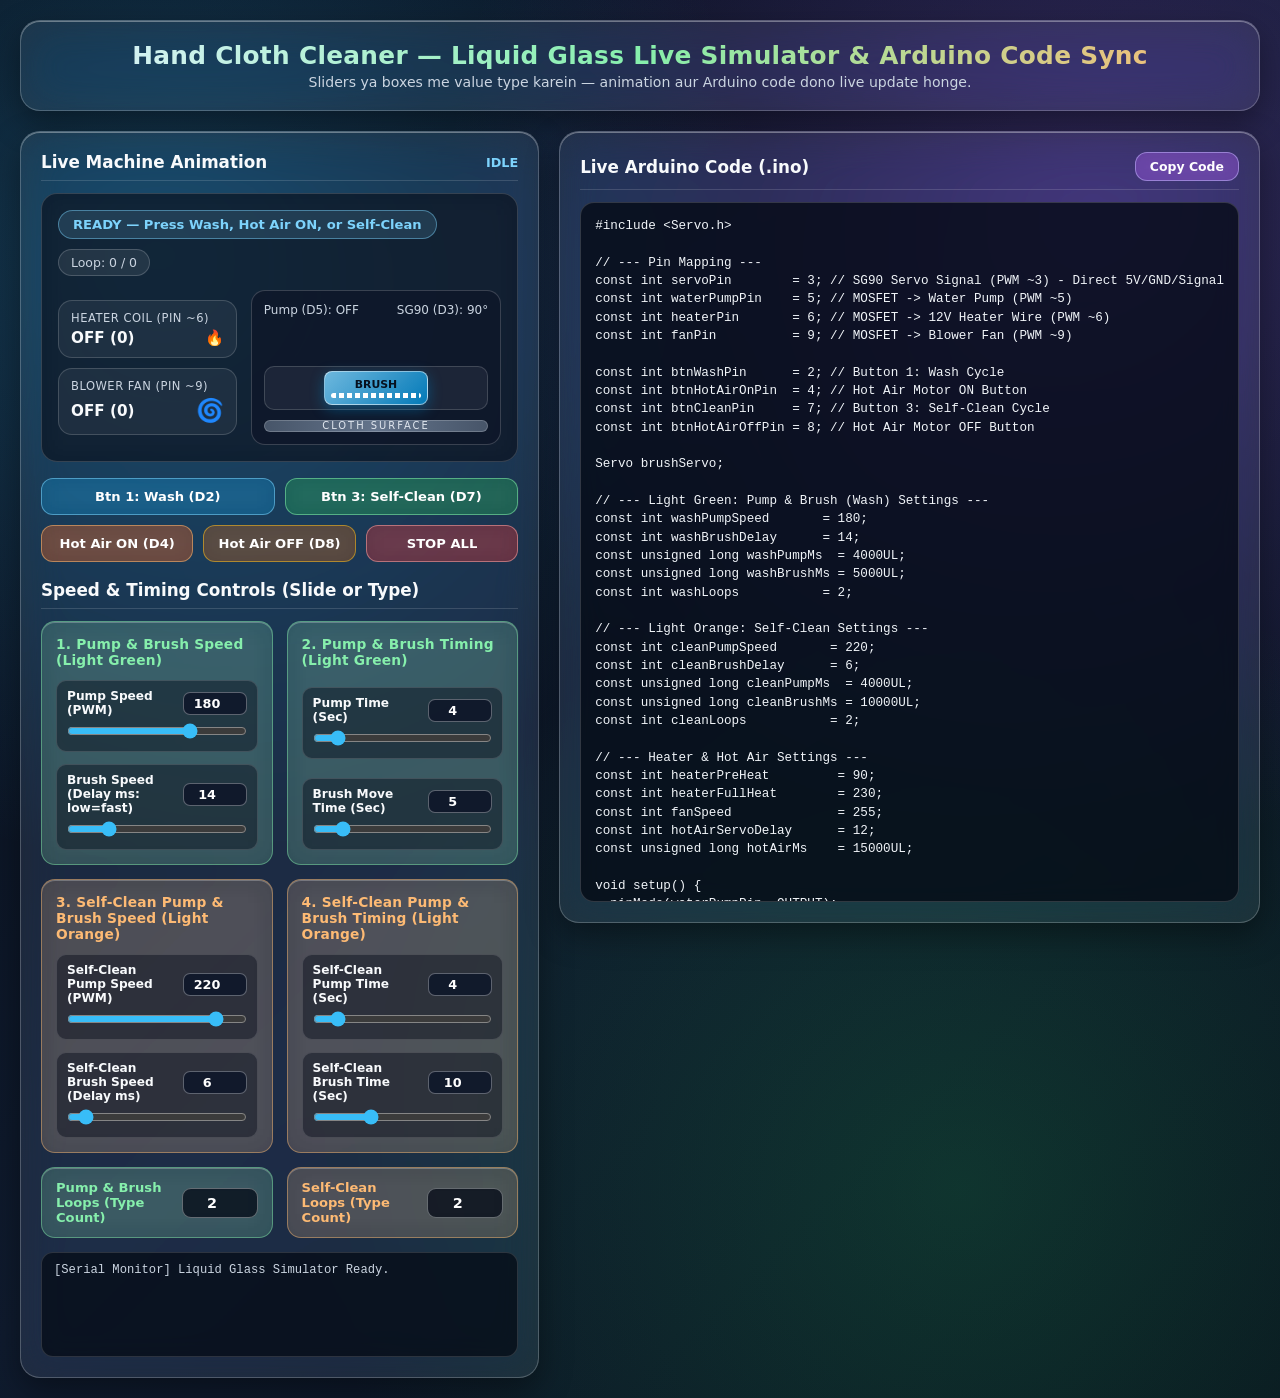
<file: cloth.html>
<!DOCTYPE html>
<html lang="en">
<head>
  <meta charset="UTF-8" />
  <meta name="viewport" content="width=device-width, initial-scale=1.0" />
  <title>Hand Cloth Cleaner — Liquid Glass Simulator & Code Sync</title>
  <style>
    :root {
      --glass-bg: rgba(255, 255, 255, 0.08);
      --glass-bg-strong: rgba(255, 255, 255, 0.13);
      --glass-border: rgba(255, 255, 255, 0.22);
      --glass-highlight: rgba(255, 255, 255, 0.35);
      --text: #f8fafc;
      --muted: #cbd5e1;

      --lg-green-bg: rgba(134, 239, 172, 0.16);
      --lg-green-border: rgba(134, 239, 172, 0.45);
      --lg-green-accent: #86efac;

      --lg-orange-bg: rgba(253, 186, 116, 0.16);
      --lg-orange-border: rgba(253, 186, 116, 0.45);
      --lg-orange-accent: #fdba74;

      --blue: #7dd3fc;
      --red: #fca5a5;
      --purple: #c4b5fd;
    }

    * {
      box-sizing: border-box;
      margin: 0;
      padding: 0;
      font-family: 'Segoe UI', system-ui, -apple-system, sans-serif;
    }

    body {
      min-height: 100vh;
      color: var(--text);
      padding: 20px;
      background:
        radial-gradient(circle at 12% 18%, rgba(56, 189, 248, 0.24), transparent 38%),
        radial-gradient(circle at 85% 15%, rgba(168, 85, 247, 0.22), transparent 40%),
        radial-gradient(circle at 75% 85%, rgba(34, 197, 94, 0.18), transparent 42%),
        linear-gradient(135deg, #070d19 0%, #0f1b2e 50%, #09111e 100%);
      overflow-x: hidden;
    }

    /* Liquid Glass Card / Sidebar Base */
    .glass-panel {
      background: var(--glass-bg);
      backdrop-filter: blur(20px) saturate(150%);
      -webkit-backdrop-filter: blur(20px) saturate(150%);
      border: 1px solid var(--glass-border);
      box-shadow:
        0 12px 32px rgba(0, 0, 0, 0.38),
        inset 0 1px 0 var(--glass-highlight);
      border-radius: 20px;
      padding: 20px;
    }

    header {
      max-width: 1480px;
      margin: 0 auto 20px;
      text-align: center;
      padding: 16px 22px;
      border-radius: 18px;
    }

    header h1 {
      font-size: 1.55rem;
      letter-spacing: 0.3px;
      background: linear-gradient(90deg, #e0f2fe, #86efac, #fdba74);
      -webkit-background-clip: text;
      -webkit-text-fill-color: transparent;
    }

    header p {
      color: var(--muted);
      font-size: 0.88rem;
      margin-top: 4px;
    }

    .main-layout {
      display: grid;
      grid-template-columns: 1.15fr 0.85fr;
      gap: 20px;
      max-width: 1480px;
      margin: 0 auto;
      align-items: start;
    }

    @media (max-width: 1050px) {
      .main-layout {
        grid-template-columns: 1fr;
      }
    }

    .section-title {
      font-size: 1.05rem;
      font-weight: 700;
      margin-bottom: 12px;
      padding-bottom: 8px;
      border-bottom: 1px solid rgba(255, 255, 255, 0.14);
      display: flex;
      justify-content: space-between;
      align-items: center;
    }

    /* Improved Visual Animation Stage */
    .anim-stage {
      background: rgba(6, 12, 24, 0.65);
      backdrop-filter: blur(12px);
      border: 1px solid rgba(255, 255, 255, 0.16);
      border-radius: 16px;
      padding: 16px;
      margin-bottom: 16px;
    }

    .status-row {
      display: flex;
      justify-content: space-between;
      align-items: center;
      gap: 10px;
      flex-wrap: wrap;
      margin-bottom: 14px;
    }

    .status-pill {
      padding: 6px 14px;
      border-radius: 999px;
      font-size: 0.82rem;
      font-weight: 700;
      background: rgba(125, 211, 252, 0.15);
      border: 1px solid rgba(125, 211, 252, 0.45);
      color: var(--blue);
    }

    .loop-badge {
      padding: 5px 12px;
      border-radius: 999px;
      font-size: 0.78rem;
      background: rgba(255, 255, 255, 0.08);
      border: 1px solid rgba(255, 255, 255, 0.18);
      color: var(--muted);
    }

    .visual-grid {
      display: grid;
      grid-template-columns: 1fr 1.4fr;
      gap: 14px;
      align-items: center;
    }

    @media (max-width: 680px) {
      .visual-grid {
        grid-template-columns: 1fr;
      }
    }

    .air-stack {
      display: flex;
      flex-direction: column;
      gap: 10px;
    }

    .mini-glass-box {
      background: rgba(255, 255, 255, 0.06);
      border: 1px solid rgba(255, 255, 255, 0.16);
      border-radius: 14px;
      padding: 10px 12px;
      transition: all 0.2s ease;
    }

    .mini-title {
      font-size: 0.72rem;
      text-transform: uppercase;
      color: var(--muted);
      letter-spacing: 0.5px;
    }

    .mini-main {
      display: flex;
      justify-content: space-between;
      align-items: center;
      margin-top: 4px;
      font-weight: 700;
      font-size: 0.95rem;
    }

    .fan-rotor {
      display: inline-block;
      font-size: 1.4rem;
      transition: transform 0.04s linear;
    }

    /* Brush & Water Chamber */
    .chamber-box {
      background: rgba(15, 23, 42, 0.75);
      border: 1px solid rgba(255, 255, 255, 0.18);
      border-radius: 14px;
      padding: 12px;
      position: relative;
      height: 155px;
      display: flex;
      flex-direction: column;
      justify-content: space-between;
      overflow: hidden;
    }

    .chamber-top {
      display: flex;
      justify-content: space-between;
      font-size: 0.75rem;
      color: var(--muted);
    }

    .spray-zone {
      height: 30px;
      display: flex;
      justify-content: space-around;
      align-items: center;
      opacity: 0;
      transition: opacity 0.2s ease;
    }

    .spray-zone.active {
      opacity: 1;
    }

    .drop-stream {
      color: var(--blue);
      font-size: 0.9rem;
      font-weight: bold;
      animation: dropPulse 0.45s infinite alternate;
    }

    @keyframes dropPulse {
      from { transform: translateY(-2px); opacity: 0.6; }
      to { transform: translateY(4px); opacity: 1; }
    }

    .rail-line {
      position: relative;
      height: 44px;
      background: rgba(255, 255, 255, 0.06);
      border: 1px solid rgba(255, 255, 255, 0.16);
      border-radius: 10px;
      display: flex;
      align-items: center;
      justify-content: center;
    }

    .brush-carriage {
      width: 104px;
      height: 34px;
      border-radius: 8px;
      background: linear-gradient(135deg, rgba(125, 211, 252, 0.85), rgba(2, 132, 199, 0.9));
      border: 1px solid rgba(255, 255, 255, 0.5);
      display: flex;
      flex-direction: column;
      align-items: center;
      justify-content: center;
      box-shadow: 0 4px 14px rgba(2, 132, 199, 0.45);
      transition: background 0.2s ease;
    }

    .brush-carriage span {
      font-size: 0.68rem;
      font-weight: 800;
      color: #06101f;
    }

    .brush-teeth {
      width: 88%;
      height: 5px;
      margin-top: 2px;
      border-radius: 3px;
      background: repeating-linear-gradient(
        90deg,
        #ffffff 0px,
        #ffffff 5px,
        transparent 5px,
        transparent 8px
      );
    }

    .fabric-strip {
      height: 12px;
      border-radius: 6px;
      background: linear-gradient(90deg, #475569, #64748b, #475569);
      border: 1px solid rgba(255, 255, 255, 0.2);
      display: flex;
      align-items: center;
      justify-content: center;
      font-size: 0.62rem;
      letter-spacing: 2px;
      color: #e2e8f0;
    }

    /* Hardware Control Buttons */
    .btn-row {
      display: grid;
      grid-template-columns: repeat(2, 1fr);
      gap: 10px;
      margin-bottom: 10px;
    }

    .btn-row-3 {
      display: grid;
      grid-template-columns: repeat(3, 1fr);
      gap: 10px;
      margin-bottom: 18px;
    }

    @media (max-width: 600px) {
      .btn-row, .btn-row-3 {
        grid-template-columns: 1fr;
      }
    }

    button {
      padding: 10px 12px;
      border-radius: 12px;
      border: 1px solid rgba(255, 255, 255, 0.28);
      background: var(--glass-bg-strong);
      backdrop-filter: blur(10px);
      color: #fff;
      font-weight: 700;
      font-size: 0.82rem;
      cursor: pointer;
      transition: transform 0.1s ease, background 0.2s ease;
    }

    button:hover:not(:disabled) {
      background: rgba(255, 255, 255, 0.22);
    }

    button:active:not(:disabled) {
      transform: scale(0.97);
    }

    button:disabled {
      opacity: 0.4;
      cursor: not-allowed;
    }

    .b-wash { border-color: rgba(125, 211, 252, 0.55); background: rgba(2, 132, 199, 0.35); }
    .b-clean { border-color: rgba(134, 239, 172, 0.55); background: rgba(22, 163, 74, 0.35); }
    .b-dry-on { border-color: rgba(253, 186, 116, 0.55); background: rgba(234, 88, 12, 0.35); }
    .b-dry-off { border-color: rgba(251, 191, 36, 0.55); background: rgba(180, 83, 9, 0.35); }
    .b-stop { border-color: rgba(252, 165, 165, 0.55); background: rgba(220, 38, 38, 0.35); }

    /* 4 Square-ish Slightly Rounded Boxes (2 Light Green + 2 Light Orange) */
    .four-boxes-grid {
      display: grid;
      grid-template-columns: repeat(2, 1fr);
      gap: 14px;
      margin-bottom: 14px;
    }

    @media (max-width: 680px) {
      .four-boxes-grid {
        grid-template-columns: 1fr;
      }
    }

    .sq-box {
      border-radius: 14px;
      padding: 14px;
      backdrop-filter: blur(14px);
      -webkit-backdrop-filter: blur(14px);
      display: flex;
      flex-direction: column;
      justify-content: space-between;
      gap: 12px;
      box-shadow: inset 0 1px 0 rgba(255, 255, 255, 0.25);
    }

    .box-light-green {
      background: var(--lg-green-bg);
      border: 1.5px solid var(--lg-green-border);
    }

    .box-light-orange {
      background: var(--lg-orange-bg);
      border: 1.5px solid var(--lg-orange-border);
    }

    .sq-header {
      font-size: 0.86rem;
      font-weight: 800;
      letter-spacing: 0.2px;
    }

    .box-light-green .sq-header { color: var(--lg-green-accent); }
    .box-light-orange .sq-header { color: var(--lg-orange-accent); }

    .ctrl-item {
      background: rgba(7, 13, 25, 0.45);
      border: 1px solid rgba(255, 255, 255, 0.14);
      border-radius: 10px;
      padding: 8px 10px;
    }

    .ctrl-top {
      display: flex;
      justify-content: space-between;
      align-items: center;
      gap: 8px;
      margin-bottom: 6px;
    }

    .ctrl-top label {
      font-size: 0.76rem;
      color: var(--text);
      font-weight: 600;
    }

    .num-input {
      width: 64px;
      padding: 3px 6px;
      border-radius: 7px;
      border: 1px solid rgba(255, 255, 255, 0.32);
      background: rgba(15, 23, 42, 0.85);
      color: #ffffff;
      font-weight: 700;
      font-size: 0.8rem;
      text-align: center;
    }

    .num-input:focus {
      outline: none;
      border-color: #7dd3fc;
    }

    input[type="range"] {
      width: 100%;
      cursor: pointer;
      accent-color: #38bdf8;
    }

    /* Last 2 Loop Count Boxes (Light Green & Light Orange) */
    .loops-row {
      display: grid;
      grid-template-columns: repeat(2, 1fr);
      gap: 14px;
      margin-bottom: 14px;
    }

    @media (max-width: 680px) {
      .loops-row {
        grid-template-columns: 1fr;
      }
    }

    .loop-box {
      border-radius: 14px;
      padding: 12px 14px;
      display: flex;
      justify-content: space-between;
      align-items: center;
      gap: 10px;
      backdrop-filter: blur(14px);
      box-shadow: inset 0 1px 0 rgba(255, 255, 255, 0.25);
    }

    .loop-box-title {
      font-size: 0.82rem;
      font-weight: 700;
    }

    .box-light-green .loop-box-title { color: var(--lg-green-accent); }
    .box-light-orange .loop-box-title { color: var(--lg-orange-accent); }

    .loop-type-input {
      width: 76px;
      padding: 6px 8px;
      border-radius: 9px;
      border: 1.5px solid rgba(255, 255, 255, 0.35);
      background: rgba(7, 13, 25, 0.78);
      color: #fff;
      font-size: 0.9rem;
      font-weight: 800;
      text-align: center;
    }

    /* Right Glass Sidebar: Live Arduino Code */
    .code-sidebar {
      position: sticky;
      top: 20px;
    }

    @media (max-width: 1050px) {
      .code-sidebar {
        position: static;
      }
    }

    .copy-btn {
      background: rgba(168, 85, 247, 0.35);
      border-color: rgba(196, 181, 253, 0.55);
      padding: 6px 14px;
      font-size: 0.78rem;
    }

    pre {
      background: rgba(5, 10, 20, 0.78);
      border: 1px solid rgba(255, 255, 255, 0.16);
      border-radius: 14px;
      padding: 14px;
      max-height: 700px;
      overflow: auto;
      font-family: 'Consolas', 'Courier New', monospace;
      font-size: 0.79rem;
      color: #f1f5f9;
      line-height: 1.45;
    }

    .serial-box {
      margin-top: 12px;
      background: rgba(5, 10, 20, 0.72);
      border: 1px solid rgba(255, 255, 255, 0.14);
      border-radius: 12px;
      padding: 10px 12px;
      height: 105px;
      overflow-y: auto;
      font-family: monospace;
      font-size: 0.76rem;
      color: #cbd5e1;
    }
  </style>
</head>
<body>

  <header class="glass-panel">
    <h1>Hand Cloth Cleaner — Liquid Glass Live Simulator & Arduino Code Sync</h1>
    <p>Sliders ya boxes me value type karein — animation aur Arduino code dono live update honge.</p>
  </header>

  <div class="main-layout">
    <!-- LEFT: ANIMATION + BUTTONS + 4 ROUNDED BOXES + 2 LOOP BOXES -->
    <div class="glass-panel">
      <div class="section-title">
        <span>Live Machine Animation</span>
        <span id="modeTag" style="font-size: 0.8rem; color: var(--blue);">IDLE</span>
      </div>

      <div class="anim-stage">
        <div class="status-row">
          <div class="status-pill" id="statusText">READY — Press Wash, Hot Air ON, or Self-Clean</div>
          <div class="loop-badge" id="loopProgress">Loop: 0 / 0</div>
        </div>

        <div class="visual-grid">
          <div class="air-stack">
            <div class="mini-glass-box" id="heaterGlass">
              <div class="mini-title">Heater Coil (Pin ~6)</div>
              <div class="mini-main">
                <span id="heaterText">OFF (0)</span>
                <span>🔥</span>
              </div>
            </div>

            <div class="mini-glass-box" id="fanGlass">
              <div class="mini-title">Blower Fan (Pin ~9)</div>
              <div class="mini-main">
                <span id="fanText">OFF (0)</span>
                <span class="fan-rotor" id="fanRotor">🌀</span>
              </div>
            </div>
          </div>

          <div class="chamber-box">
            <div class="chamber-top">
              <span id="pumpStatusLabel">Pump (D5): OFF</span>
              <span id="servoStatusLabel">SG90 (D3): 90°</span>
            </div>

            <div class="spray-zone" id="sprayZone">
              <span class="drop-stream">💧↓</span>
              <span class="drop-stream">💧↓</span>
              <span class="drop-stream">💧↓</span>
              <span class="drop-stream">💧↓</span>
            </div>

            <div class="rail-line">
              <div class="brush-carriage" id="brushCarriage">
                <span id="brushCarriageLabel">BRUSH</span>
                <div class="brush-teeth"></div>
              </div>
            </div>

            <div class="fabric-strip">CLOTH SURFACE</div>
          </div>
        </div>
      </div>

      <!-- Buttons -->
      <div class="btn-row">
        <button class="b-wash" id="btnWash" onclick="startWashCycle()">Btn 1: Wash (D2)</button>
        <button class="b-clean" id="btnClean" onclick="startSelfCleanCycle()">Btn 3: Self-Clean (D7)</button>
      </div>
      <div class="btn-row-3">
        <button class="b-dry-on" id="btnHotAirOn" onclick="startHotAirOn()">Hot Air ON (D4)</button>
        <button class="b-dry-off" id="btnHotAirOff" onclick="stopHotAirOff()">Hot Air OFF (D8)</button>
        <button class="b-stop" onclick="stopAllNow()">STOP ALL</button>
      </div>

      <!-- 4 SQUARISH SLIGHTLY ROUNDED BOXES: 2 LIGHT GREEN + 2 LIGHT ORANGE -->
      <div class="section-title">
        <span>Speed & Timing Controls (Slide or Type)</span>
      </div>

      <div class="four-boxes-grid">
        <!-- Light Green Box 1: Pump & Brush Speed -->
        <div class="sq-box box-light-green">
          <div class="sq-header">1. Pump & Brush Speed (Light Green)</div>

          <div class="ctrl-item">
            <div class="ctrl-top">
              <label for="washPumpSpeed">Pump Speed (PWM)</label>
              <input type="number" class="num-input" id="num_washPumpSpeed" min="0" max="255" value="180" oninput="syncFromInput('washPumpSpeed')" />
            </div>
            <input type="range" id="washPumpSpeed" min="0" max="255" value="180" oninput="syncFromSlider('washPumpSpeed')" />
          </div>

          <div class="ctrl-item">
            <div class="ctrl-top">
              <label for="washBrushDelay">Brush Speed (Delay ms: low=fast)</label>
              <input type="number" class="num-input" id="num_washBrushDelay" min="2" max="60" value="14" oninput="syncFromInput('washBrushDelay')" />
            </div>
            <input type="range" id="washBrushDelay" min="2" max="60" value="14" oninput="syncFromSlider('washBrushDelay')" />
          </div>
        </div>

        <!-- Light Green Box 2: Pump & Brush Timing -->
        <div class="sq-box box-light-green">
          <div class="sq-header">2. Pump & Brush Timing (Light Green)</div>

          <div class="ctrl-item">
            <div class="ctrl-top">
              <label for="washPumpSec">Pump Time (Sec)</label>
              <input type="number" class="num-input" id="num_washPumpSec" min="1" max="30" value="4" oninput="syncFromInput('washPumpSec')" />
            </div>
            <input type="range" id="washPumpSec" min="1" max="30" value="4" oninput="syncFromSlider('washPumpSec')" />
          </div>

          <div class="ctrl-item">
            <div class="ctrl-top">
              <label for="washBrushSec">Brush Move Time (Sec)</label>
              <input type="number" class="num-input" id="num_washBrushSec" min="1" max="30" value="5" oninput="syncFromInput('washBrushSec')" />
            </div>
            <input type="range" id="washBrushSec" min="1" max="30" value="5" oninput="syncFromSlider('washBrushSec')" />
          </div>
        </div>

        <!-- Light Orange Box 1: Self-Clean Pump & Brush Speed -->
        <div class="sq-box box-light-orange">
          <div class="sq-header">3. Self-Clean Pump & Brush Speed (Light Orange)</div>

          <div class="ctrl-item">
            <div class="ctrl-top">
              <label for="cleanPumpSpeed">Self-Clean Pump Speed (PWM)</label>
              <input type="number" class="num-input" id="num_cleanPumpSpeed" min="0" max="255" value="220" oninput="syncFromInput('cleanPumpSpeed')" />
            </div>
            <input type="range" id="cleanPumpSpeed" min="0" max="255" value="220" oninput="syncFromSlider('cleanPumpSpeed')" />
          </div>

          <div class="ctrl-item">
            <div class="ctrl-top">
              <label for="cleanBrushDelay">Self-Clean Brush Speed (Delay ms)</label>
              <input type="number" class="num-input" id="num_cleanBrushDelay" min="2" max="60" value="6" oninput="syncFromInput('cleanBrushDelay')" />
            </div>
            <input type="range" id="cleanBrushDelay" min="2" max="60" value="6" oninput="syncFromSlider('cleanBrushDelay')" />
          </div>
        </div>

        <!-- Light Orange Box 2: Self-Clean Pump & Brush Timing -->
        <div class="sq-box box-light-orange">
          <div class="sq-header">4. Self-Clean Pump & Brush Timing (Light Orange)</div>

          <div class="ctrl-item">
            <div class="ctrl-top">
              <label for="cleanPumpSec">Self-Clean Pump Time (Sec)</label>
              <input type="number" class="num-input" id="num_cleanPumpSec" min="1" max="30" value="4" oninput="syncFromInput('cleanPumpSec')" />
            </div>
            <input type="range" id="cleanPumpSec" min="1" max="30" value="4" oninput="syncFromSlider('cleanPumpSec')" />
          </div>

          <div class="ctrl-item">
            <div class="ctrl-top">
              <label for="cleanBrushSec">Self-Clean Brush Time (Sec)</label>
              <input type="number" class="num-input" id="num_cleanBrushSec" min="1" max="30" value="10" oninput="syncFromInput('cleanBrushSec')" />
            </div>
            <input type="range" id="cleanBrushSec" min="1" max="30" value="10" oninput="syncFromSlider('cleanBrushSec')" />
          </div>
        </div>
      </div>

      <!-- LAST 2 BOXES: LOOP COUNT (LIGHT GREEN & LIGHT ORANGE) -->
      <div class="loops-row">
        <div class="loop-box box-light-green">
          <span class="loop-box-title">Pump & Brush Loops (Type Count)</span>
          <input type="number" class="loop-type-input" id="washLoops" min="1" max="20" value="2" oninput="syncLoopInput('washLoops')" />
        </div>

        <div class="loop-box box-light-orange">
          <span class="loop-box-title">Self-Clean Loops (Type Count)</span>
          <input type="number" class="loop-type-input" id="cleanLoops" min="1" max="20" value="2" oninput="syncLoopInput('cleanLoops')" />
        </div>
      </div>

      <div class="serial-box" id="serialLog">
        [Serial Monitor] Liquid Glass Simulator Ready.
      </div>
    </div>

    <!-- RIGHT LIQUID GLASS SIDEBAR: REAL-TIME ARDUINO CODE -->
    <div class="glass-panel code-sidebar">
      <div class="section-title">
        <span>Live Arduino Code (.ino)</span>
        <button class="copy-btn" id="copyBtn" onclick="copyCode()">Copy Code</button>
      </div>
      <pre id="arduinoCode"></pre>
    </div>
  </div>

  <script>
    const state = {
      washPumpSpeed: 180,
      washBrushDelay: 14,
      washPumpSec: 4,
      washBrushSec: 5,
      washLoops: 2,

      cleanPumpSpeed: 220,
      cleanBrushDelay: 6,
      cleanPumpSec: 4,
      cleanBrushSec: 10,
      cleanLoops: 2,

      heaterPreHeat: 90,
      heaterFullHeat: 230,
      fanSpeed: 255,
      hotAirServoDelay: 12,
      hotAirDurationSec: 15
    };

    let isRunning = false;
    let abortFlag = false;
    let hotAirOffFlag = false;
    let brushTimer = null;
    let fanTimer = null;
    let brushX = 0;
    let brushDir = 1;
    let fanDeg = 0;

    function logMsg(txt) {
      const box = document.getElementById('serialLog');
      const now = new Date().toLocaleTimeString();
      box.innerHTML += `<div>[${now}] ${txt}</div>`;
      box.scrollTop = box.scrollHeight;
    }

    function clampValue(key, raw) {
      const slider = document.getElementById(key);
      const min = slider ? parseInt(slider.min, 10) : 1;
      const max = slider ? parseInt(slider.max, 10) : 20;
      let val = parseInt(raw, 10);
      if (isNaN(val)) val = min;
      return Math.min(max, Math.max(min, val));
    }

    function syncFromSlider(key) {
      const slider = document.getElementById(key);
      const numBox = document.getElementById('num_' + key);
      state[key] = parseInt(slider.value, 10);
      if (numBox) numBox.value = state[key];
      buildArduinoCode();
    }

    function syncFromInput(key) {
      const numBox = document.getElementById('num_' + key);
      const slider = document.getElementById(key);
      if (numBox.value === '') return;
      const val = clampValue(key, numBox.value);
      state[key] = val;
      if (slider) slider.value = val;
      buildArduinoCode();
    }

    function syncLoopInput(key) {
      const input = document.getElementById(key);
      if (input.value === '') return;
      let val = parseInt(input.value, 10);
      if (isNaN(val)) val = 1;
      val = Math.min(25, Math.max(1, val));
      state[key] = val;
      buildArduinoCode();
    }

    function setVisuals({ pump = 0, brushActive = false, brushDelay = 12, heater = 0, fan = 0 }) {
      const spray = document.getElementById('sprayZone');
      const pumpLabel = document.getElementById('pumpStatusLabel');
      if (pump > 0) {
        spray.classList.add('active');
        pumpLabel.textContent = `Pump (D5): ON (${pump})`;
        pumpLabel.style.color = '#7dd3fc';
      } else {
        spray.classList.remove('active');
        pumpLabel.textContent = 'Pump (D5): OFF';
        pumpLabel.style.color = '#cbd5e1';
      }

      const heaterBox = document.getElementById('heaterGlass');
      const heaterText = document.getElementById('heaterText');
      if (heater > 0 && heater < 150) {
        heaterBox.style.borderColor = 'rgba(251, 191, 36, 0.75)';
        heaterText.textContent = `PRE-HEAT (${heater})`;
        heaterText.style.color = '#fde68a';
      } else if (heater >= 150) {
        heaterBox.style.borderColor = 'rgba(248, 113, 113, 0.85)';
        heaterText.textContent = `FULL HOT (${heater})`;
        heaterText.style.color = '#fca5a5';
      } else {
        heaterBox.style.borderColor = 'rgba(255, 255, 255, 0.16)';
        heaterText.textContent = 'OFF (0)';
        heaterText.style.color = '#f8fafc';
      }

      const fanBox = document.getElementById('fanGlass');
      const fanText = document.getElementById('fanText');
      const rotor = document.getElementById('fanRotor');
      clearInterval(fanTimer);
      if (fan > 0) {
        fanBox.style.borderColor = 'rgba(125, 211, 252, 0.75)';
        fanText.textContent = `ON (${fan})`;
        fanText.style.color = '#7dd3fc';
        fanTimer = setInterval(() => {
          fanDeg = (fanDeg + 32) % 360;
          rotor.style.transform = `rotate(${fanDeg}deg)`;
        }, 35);
      } else {
        fanBox.style.borderColor = 'rgba(255, 255, 255, 0.16)';
        fanText.textContent = 'OFF (0)';
        fanText.style.color = '#f8fafc';
        rotor.style.transform = 'rotate(0deg)';
      }

      const carriage = document.getElementById('brushCarriage');
      const carriageLabel = document.getElementById('brushCarriageLabel');
      const servoLabel = document.getElementById('servoStatusLabel');
      clearInterval(brushTimer);
      if (brushActive) {
        const speedLabel = brushDelay <= 8 ? 'FAST' : 'SWEEP';
        carriageLabel.textContent = `${speedLabel} (${brushDelay}ms)`;
        servoLabel.textContent = 'SG90 (D3): MOVING';
        servoLabel.style.color = '#86efac';
        carriage.style.background = brushDelay <= 8
          ? 'linear-gradient(135deg, rgba(134, 239, 172, 0.9), rgba(22, 163, 74, 0.9))'
          : 'linear-gradient(135deg, rgba(125, 211, 252, 0.9), rgba(2, 132, 199, 0.9))';

        const stepMs = Math.max(14, brushDelay * 2.5);
        brushTimer = setInterval(() => {
          brushX += brushDir * 14;
          if (brushX > 72 || brushX < -72) brushDir *= -1;
          carriage.style.transform = `translateX(${brushX}px)`;
        }, stepMs);
      } else {
        brushX = 0;
        carriage.style.transform = 'translateX(0px)';
        carriageLabel.textContent = 'BRUSH IDLE';
        servoLabel.textContent = 'SG90 (D3): 90°';
        servoLabel.style.color = '#cbd5e1';
        carriage.style.background = 'rgba(148, 163, 184, 0.35)';
      }
    }

    function waitMs(ms) {
      return new Promise((resolve) => {
        const start = Date.now();
        const id = setInterval(() => {
          if (abortFlag || hotAirOffFlag || Date.now() - start >= ms) {
            clearInterval(id);
            resolve();
          }
        }, 40);
      });
    }

    function lockStartButtons(locked) {
      document.getElementById('btnWash').disabled = locked;
      document.getElementById('btnClean').disabled = locked;
      document.getElementById('btnHotAirOn').disabled = locked;
    }

    async function startWashCycle() {
      if (isRunning) return;
      isRunning = true;
      abortFlag = false;
      lockStartButtons(true);

      document.getElementById('modeTag').textContent = 'WASH MODE';
      document.getElementById('statusText').textContent = 'Running Wash Cycle (Pump → Brush)';
      logMsg(`Wash started: ${state.washLoops} loops (${state.washPumpSec}s pump, ${state.washBrushSec}s brush)`);

      for (let i = 1; i <= state.washLoops; i++) {
        if (abortFlag) break;
        document.getElementById('loopProgress').textContent = `Wash Loop: ${i} / ${state.washLoops}`;

        setVisuals({
          pump: state.washPumpSpeed,
          brushActive: false,
          heater: state.heaterPreHeat,
          fan: 0
        });
        await waitMs(state.washPumpSec * 1000);
        if (abortFlag) break;

        setVisuals({
          pump: 0,
          brushActive: true,
          brushDelay: state.washBrushDelay,
          heater: state.heaterPreHeat,
          fan: 0
        });
        await waitMs(state.washBrushSec * 1000);
      }

      if (!abortFlag) {
        setVisuals({ pump: 0, brushActive: false, heater: state.heaterPreHeat, fan: 0 });
        document.getElementById('statusText').textContent = 'Wash Complete (Heater Pre-Heated)';
        document.getElementById('loopProgress').textContent = 'Loop: Done';
        logMsg('Wash Cycle complete.');
      }

      isRunning = false;
      lockStartButtons(false);
    }

    async function startHotAirOn() {
      if (isRunning) return;
      isRunning = true;
      hotAirOffFlag = false;
      abortFlag = false;
      lockStartButtons(true);

      document.getElementById('modeTag').textContent = 'HOT AIR ON';
      document.getElementById('statusText').textContent = 'Hot Air Motor ON (Press D8 to Turn OFF)';
      document.getElementById('loopProgress').textContent = `Timer: ${state.hotAirDurationSec}s`;
      logMsg('Hot Air ON (D4): Heater + Fan + SG90 Motor ON');

      setVisuals({
        pump: 0,
        brushActive: true,
        brushDelay: state.hotAirServoDelay,
        heater: state.heaterFullHeat,
        fan: state.fanSpeed
      });

      await waitMs(state.hotAirDurationSec * 1000);

      if (!abortFlag && !hotAirOffFlag) {
        document.getElementById('statusText').textContent = 'Safety Cool-Down (3s Fan)';
        setVisuals({ pump: 0, brushActive: false, heater: 0, fan: state.fanSpeed });
        await waitMs(3000);
      }

      if (!abortFlag) {
        setVisuals({ pump: 0, brushActive: false, heater: 0, fan: 0 });
        document.getElementById('statusText').textContent = 'Hot Air Cycle Complete';
        document.getElementById('modeTag').textContent = 'IDLE';
        document.getElementById('loopProgress').textContent = 'Loop: 0 / 0';
      }

      hotAirOffFlag = false;
      isRunning = false;
      lockStartButtons(false);
    }

    function stopHotAirOff() {
      hotAirOffFlag = true;
      isRunning = false;
      setVisuals({ pump: 0, brushActive: false, heater: 0, fan: 0 });
      document.getElementById('statusText').textContent = 'Hot Air Motor OFF (D8 Pressed)';
      document.getElementById('modeTag').textContent = 'MOTOR OFF';
      lockStartButtons(false);
      logMsg('Hot Air OFF (D8): Motor & outputs stopped.');
    }

    async function startSelfCleanCycle() {
      if (isRunning) return;
      isRunning = true;
      abortFlag = false;
      lockStartButtons(true);

      document.getElementById('modeTag').textContent = 'SELF-CLEAN';
      document.getElementById('statusText').textContent = 'Running Self-Clean Cycle';
      logMsg(`Self-Clean started: ${state.cleanLoops} loops (${state.cleanPumpSec}s pump, ${state.cleanBrushSec}s brush)`);

      for (let i = 1; i <= state.cleanLoops; i++) {
        if (abortFlag) break;
        document.getElementById('loopProgress').textContent = `Clean Loop: ${i} / ${state.cleanLoops}`;

        setVisuals({ pump: state.cleanPumpSpeed, brushActive: false, heater: 0, fan: 0 });
        await waitMs(state.cleanPumpSec * 1000);
        if (abortFlag) break;

        setVisuals({ pump: 0, brushActive: true, brushDelay: state.cleanBrushDelay, heater: 0, fan: 0 });
        await waitMs(state.cleanBrushSec * 1000);
      }

      if (!abortFlag) {
        setVisuals({ pump: 0, brushActive: false, heater: 0, fan: 0 });
        document.getElementById('statusText').textContent = 'Self-Clean Complete';
        document.getElementById('modeTag').textContent = 'IDLE';
        document.getElementById('loopProgress').textContent = 'Loop: Done';
        logMsg('Self-Clean Cycle complete.');
      }

      isRunning = false;
      lockStartButtons(false);
    }

    function stopAllNow() {
      abortFlag = true;
      hotAirOffFlag = true;
      isRunning = false;
      setVisuals({ pump: 0, brushActive: false, heater: 0, fan: 0 });
      document.getElementById('statusText').textContent = 'STOPPED — All Outputs OFF';
      document.getElementById('modeTag').textContent = 'STOPPED';
      document.getElementById('loopProgress').textContent = 'Loop: 0 / 0';
      lockStartButtons(false);
      logMsg('STOP ALL: Everything turned OFF.');
    }

    function buildArduinoCode() {
      const code = `#include <Servo.h>

// --- Pin Mapping ---
const int servoPin        = 3; // SG90 Servo Signal (PWM ~3) - Direct 5V/GND/Signal
const int waterPumpPin    = 5; // MOSFET -> Water Pump (PWM ~5)
const int heaterPin       = 6; // MOSFET -> 12V Heater Wire (PWM ~6)
const int fanPin          = 9; // MOSFET -> Blower Fan (PWM ~9)

const int btnWashPin      = 2; // Button 1: Wash Cycle
const int btnHotAirOnPin  = 4; // Hot Air Motor ON Button
const int btnCleanPin     = 7; // Button 3: Self-Clean Cycle
const int btnHotAirOffPin = 8; // Hot Air Motor OFF Button

Servo brushServo;

// --- Light Green: Pump & Brush (Wash) Settings ---
const int washPumpSpeed       = ${state.washPumpSpeed};
const int washBrushDelay      = ${state.washBrushDelay};
const unsigned long washPumpMs  = ${state.washPumpSec * 1000}UL;
const unsigned long washBrushMs = ${state.washBrushSec * 1000}UL;
const int washLoops           = ${state.washLoops};

// --- Light Orange: Self-Clean Settings ---
const int cleanPumpSpeed       = ${state.cleanPumpSpeed};
const int cleanBrushDelay      = ${state.cleanBrushDelay};
const unsigned long cleanPumpMs  = ${state.cleanPumpSec * 1000}UL;
const unsigned long cleanBrushMs = ${state.cleanBrushSec * 1000}UL;
const int cleanLoops           = ${state.cleanLoops};

// --- Heater & Hot Air Settings ---
const int heaterPreHeat         = ${state.heaterPreHeat};
const int heaterFullHeat        = ${state.heaterFullHeat};
const int fanSpeed              = ${state.fanSpeed};
const int hotAirServoDelay      = ${state.hotAirServoDelay};
const unsigned long hotAirMs    = ${state.hotAirDurationSec * 1000}UL;

void setup() {
  pinMode(waterPumpPin, OUTPUT);
  pinMode(heaterPin, OUTPUT);
  pinMode(fanPin, OUTPUT);

  pinMode(btnWashPin, INPUT_PULLUP);
  pinMode(btnHotAirOnPin, INPUT_PULLUP);
  pinMode(btnCleanPin, INPUT_PULLUP);
  pinMode(btnHotAirOffPin, INPUT_PULLUP);

  brushServo.attach(servoPin);
  brushServo.write(90);

  allOff();
  Serial.begin(9600);
}

void loop() {
  if (digitalRead(btnWashPin) == LOW) {
    delay(200);
    runWash();
  } else if (digitalRead(btnHotAirOnPin) == LOW) {
    delay(200);
    runHotAirOn();
  } else if (digitalRead(btnHotAirOffPin) == LOW) {
    delay(200);
    allOff();
  } else if (digitalRead(btnCleanPin) == LOW) {
    delay(200);
    runSelfClean();
  }
}

void sweepOnce(int stepDelay) {
  for (int pos = 0; pos <= 180; pos += 3) {
    if (digitalRead(btnHotAirOffPin) == LOW) return;
    brushServo.write(pos);
    delay(stepDelay);
  }
  for (int pos = 180; pos >= 0; pos -= 3) {
    if (digitalRead(btnHotAirOffPin) == LOW) return;
    brushServo.write(pos);
    delay(stepDelay);
  }
}

void runWash() {
  analogWrite(heaterPin, heaterPreHeat);
  for (int i = 1; i <= washLoops; i++) {
    analogWrite(waterPumpPin, washPumpSpeed);
    delay(washPumpMs);
    analogWrite(waterPumpPin, 0);

    unsigned long t0 = millis();
    while (millis() - t0 < washBrushMs) {
      sweepOnce(washBrushDelay);
    }
    brushServo.write(90);
  }
}

void runHotAirOn() {
  analogWrite(heaterPin, heaterFullHeat);
  analogWrite(fanPin, fanSpeed);

  unsigned long start = millis();
  while (millis() - start < hotAirMs) {
    if (digitalRead(btnHotAirOffPin) == LOW) {
      delay(200);
      allOff();
      return;
    }
    sweepOnce(hotAirServoDelay);
  }

  analogWrite(heaterPin, 0);
  brushServo.write(90);
  delay(3000);
  allOff();
}

void runSelfClean() {
  analogWrite(heaterPin, 0);
  analogWrite(fanPin, 0);

  for (int i = 1; i <= cleanLoops; i++) {
    analogWrite(waterPumpPin, cleanPumpSpeed);
    delay(cleanPumpMs);
    analogWrite(waterPumpPin, 0);

    unsigned long t0 = millis();
    while (millis() - t0 < cleanBrushMs) {
      sweepOnce(cleanBrushDelay);
    }
    brushServo.write(90);
  }
  allOff();
}

void allOff() {
  analogWrite(waterPumpPin, 0);
  analogWrite(heaterPin, 0);
  analogWrite(fanPin, 0);
  brushServo.write(90);
}`;

      document.getElementById('arduinoCode').textContent = code;
    }

    function copyCode() {
      const code = document.getElementById('arduinoCode').textContent;
      navigator.clipboard.writeText(code).then(() => {
        const btn = document.getElementById('copyBtn');
        btn.textContent = 'Copied! ✓';
        setTimeout(() => { btn.textContent = 'Copy Code'; }, 2000);
      });
    }

    buildArduinoCode();
  </script>
</body>
</html>
</file>
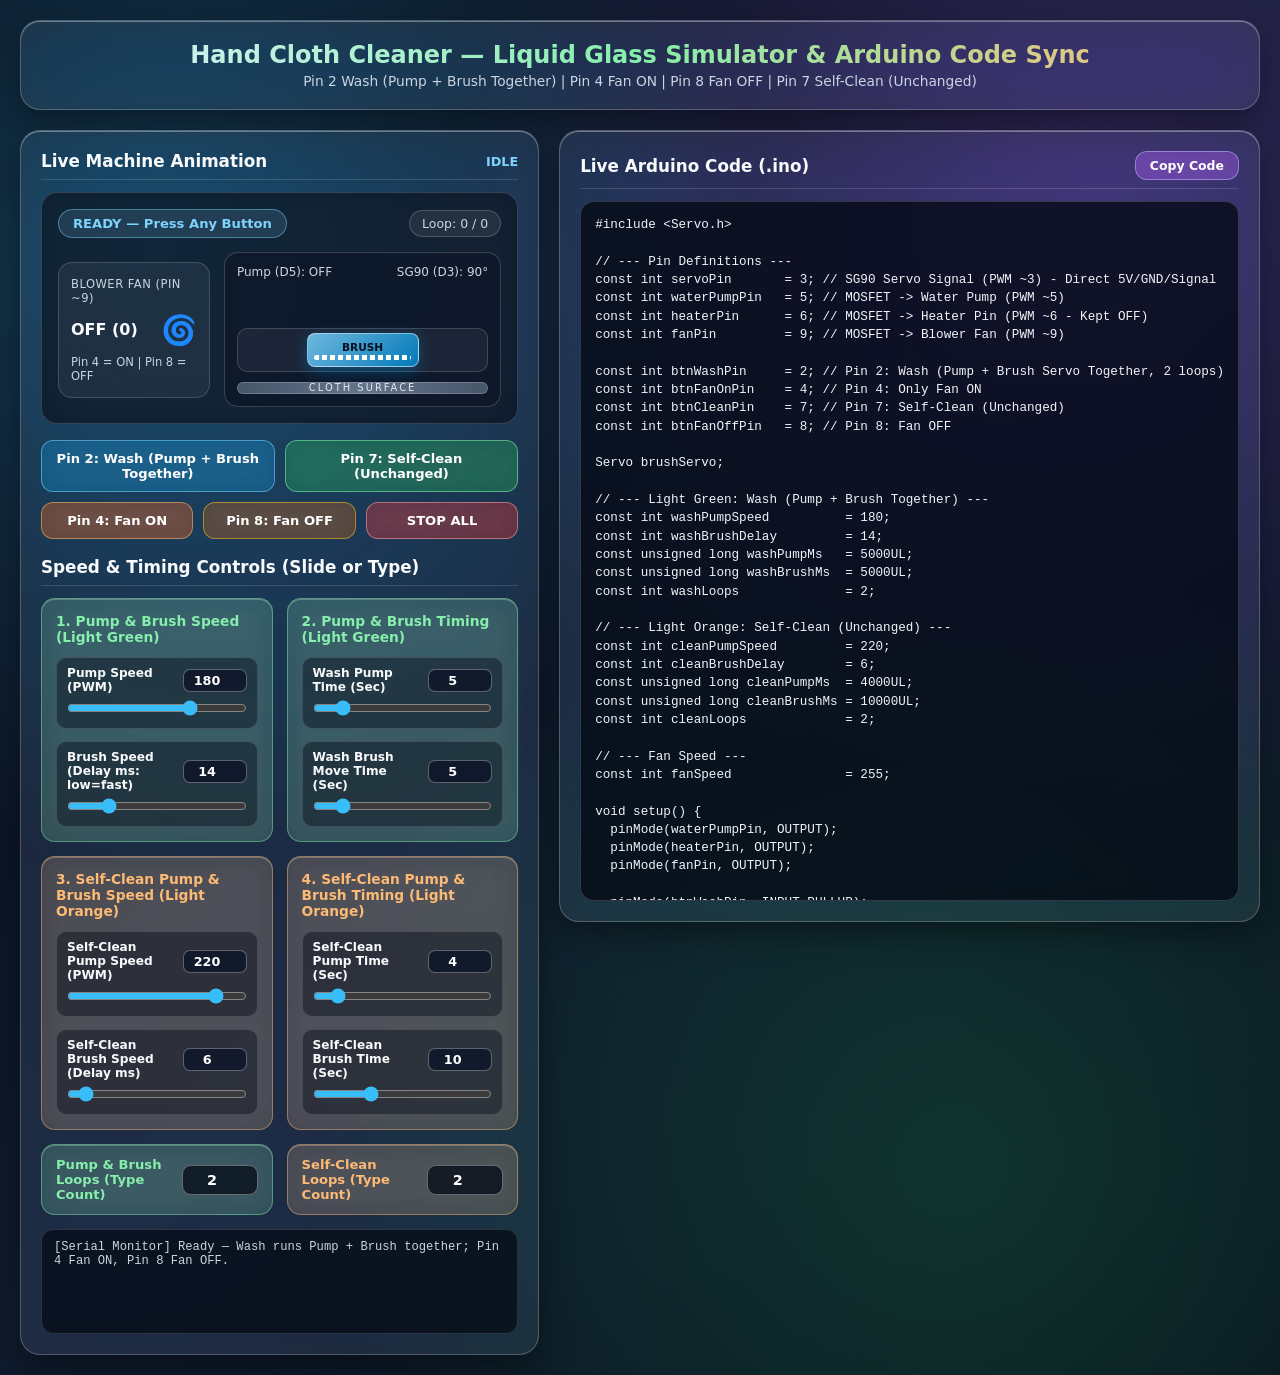
<file: cloth2.html>
<!DOCTYPE html>
<html lang="en">
<head>
  <meta charset="UTF-8" />
  <meta name="viewport" content="width=device-width, initial-scale=1.0" />
  <title>Hand Cloth Cleaner — Liquid Glass Simulator & Code Sync</title>
  <style>
    :root {
      --glass-bg: rgba(255, 255, 255, 0.08);
      --glass-bg-strong: rgba(255, 255, 255, 0.13);
      --glass-border: rgba(255, 255, 255, 0.22);
      --glass-highlight: rgba(255, 255, 255, 0.35);
      --text: #f8fafc;
      --muted: #cbd5e1;

      --lg-green-bg: rgba(134, 239, 172, 0.16);
      --lg-green-border: rgba(134, 239, 172, 0.45);
      --lg-green-accent: #86efac;

      --lg-orange-bg: rgba(253, 186, 116, 0.16);
      --lg-orange-border: rgba(253, 186, 116, 0.45);
      --lg-orange-accent: #fdba74;

      --blue: #7dd3fc;
      --purple: #c4b5fd;
    }

    * {
      box-sizing: border-box;
      margin: 0;
      padding: 0;
      font-family: 'Segoe UI', system-ui, -apple-system, sans-serif;
    }

    body {
      min-height: 100vh;
      color: var(--text);
      padding: 20px;
      background:
        radial-gradient(circle at 12% 18%, rgba(56, 189, 248, 0.24), transparent 38%),
        radial-gradient(circle at 85% 15%, rgba(168, 85, 247, 0.22), transparent 40%),
        radial-gradient(circle at 75% 85%, rgba(34, 197, 94, 0.18), transparent 42%),
        linear-gradient(135deg, #070d19 0%, #0f1b2e 50%, #09111e 100%);
      overflow-x: hidden;
    }

    .glass-panel {
      background: var(--glass-bg);
      backdrop-filter: blur(20px) saturate(150%);
      -webkit-backdrop-filter: blur(20px) saturate(150%);
      border: 1px solid var(--glass-border);
      box-shadow:
        0 12px 32px rgba(0, 0, 0, 0.38),
        inset 0 1px 0 var(--glass-highlight);
      border-radius: 20px;
      padding: 20px;
    }

    header {
      max-width: 1480px;
      margin: 0 auto 20px;
      text-align: center;
      padding: 16px 22px;
      border-radius: 18px;
    }

    header h1 {
      font-size: 1.5rem;
      background: linear-gradient(90deg, #e0f2fe, #86efac, #fdba74);
      -webkit-background-clip: text;
      -webkit-text-fill-color: transparent;
    }

    header p {
      color: var(--muted);
      font-size: 0.86rem;
      margin-top: 4px;
    }

    .main-layout {
      display: grid;
      grid-template-columns: 1.15fr 0.85fr;
      gap: 20px;
      max-width: 1480px;
      margin: 0 auto;
      align-items: start;
    }

    @media (max-width: 1050px) {
      .main-layout {
        grid-template-columns: 1fr;
      }
    }

    .section-title {
      font-size: 1.05rem;
      font-weight: 700;
      margin-bottom: 12px;
      padding-bottom: 8px;
      border-bottom: 1px solid rgba(255, 255, 255, 0.14);
      display: flex;
      justify-content: space-between;
      align-items: center;
    }

    .anim-stage {
      background: rgba(6, 12, 24, 0.65);
      backdrop-filter: blur(12px);
      border: 1px solid rgba(255, 255, 255, 0.16);
      border-radius: 16px;
      padding: 16px;
      margin-bottom: 16px;
    }

    .status-row {
      display: flex;
      justify-content: space-between;
      align-items: center;
      gap: 10px;
      flex-wrap: wrap;
      margin-bottom: 14px;
    }

    .status-pill {
      padding: 6px 14px;
      border-radius: 999px;
      font-size: 0.82rem;
      font-weight: 700;
      background: rgba(125, 211, 252, 0.15);
      border: 1px solid rgba(125, 211, 252, 0.45);
      color: var(--blue);
    }

    .loop-badge {
      padding: 5px 12px;
      border-radius: 999px;
      font-size: 0.78rem;
      background: rgba(255, 255, 255, 0.08);
      border: 1px solid rgba(255, 255, 255, 0.18);
      color: var(--muted);
    }

    .visual-grid {
      display: grid;
      grid-template-columns: 0.85fr 1.55fr;
      gap: 14px;
      align-items: center;
    }

    @media (max-width: 680px) {
      .visual-grid {
        grid-template-columns: 1fr;
      }
    }

    .mini-glass-box {
      background: rgba(255, 255, 255, 0.06);
      border: 1px solid rgba(255, 255, 255, 0.16);
      border-radius: 14px;
      padding: 14px 12px;
      transition: all 0.2s ease;
    }

    .mini-title {
      font-size: 0.72rem;
      text-transform: uppercase;
      color: var(--muted);
      letter-spacing: 0.5px;
    }

    .mini-main {
      display: flex;
      justify-content: space-between;
      align-items: center;
      margin-top: 8px;
      font-weight: 700;
      font-size: 1rem;
    }

    .fan-rotor {
      display: inline-block;
      font-size: 1.8rem;
      transition: transform 0.04s linear;
    }

    .chamber-box {
      background: rgba(15, 23, 42, 0.75);
      border: 1px solid rgba(255, 255, 255, 0.18);
      border-radius: 14px;
      padding: 12px;
      position: relative;
      height: 155px;
      display: flex;
      flex-direction: column;
      justify-content: space-between;
      overflow: hidden;
    }

    .chamber-top {
      display: flex;
      justify-content: space-between;
      font-size: 0.75rem;
      color: var(--muted);
    }

    .spray-zone {
      height: 30px;
      display: flex;
      justify-content: space-around;
      align-items: center;
      opacity: 0;
      transition: opacity 0.2s ease;
    }

    .spray-zone.active {
      opacity: 1;
    }

    .drop-stream {
      color: var(--blue);
      font-size: 0.9rem;
      font-weight: bold;
      animation: dropPulse 0.45s infinite alternate;
    }

    @keyframes dropPulse {
      from { transform: translateY(-2px); opacity: 0.6; }
      to { transform: translateY(4px); opacity: 1; }
    }

    .rail-line {
      position: relative;
      height: 44px;
      background: rgba(255, 255, 255, 0.06);
      border: 1px solid rgba(255, 255, 255, 0.16);
      border-radius: 10px;
      display: flex;
      align-items: center;
      justify-content: center;
    }

    .brush-carriage {
      width: 112px;
      height: 34px;
      border-radius: 8px;
      background: linear-gradient(135deg, rgba(125, 211, 252, 0.85), rgba(2, 132, 199, 0.9));
      border: 1px solid rgba(255, 255, 255, 0.5);
      display: flex;
      flex-direction: column;
      align-items: center;
      justify-content: center;
      box-shadow: 0 4px 14px rgba(2, 132, 199, 0.45);
      transition: background 0.2s ease;
    }

    .brush-carriage span {
      font-size: 0.66rem;
      font-weight: 800;
      color: #06101f;
    }

    .brush-teeth {
      width: 88%;
      height: 5px;
      margin-top: 2px;
      border-radius: 3px;
      background: repeating-linear-gradient(
        90deg,
        #ffffff 0px,
        #ffffff 5px,
        transparent 5px,
        transparent 8px
      );
    }

    .fabric-strip {
      height: 12px;
      border-radius: 6px;
      background: linear-gradient(90deg, #475569, #64748b, #475569);
      border: 1px solid rgba(255, 255, 255, 0.2);
      display: flex;
      align-items: center;
      justify-content: center;
      font-size: 0.62rem;
      letter-spacing: 2px;
      color: #e2e8f0;
    }

    .btn-row {
      display: grid;
      grid-template-columns: repeat(2, 1fr);
      gap: 10px;
      margin-bottom: 10px;
    }

    .btn-row-3 {
      display: grid;
      grid-template-columns: repeat(3, 1fr);
      gap: 10px;
      margin-bottom: 18px;
    }

    @media (max-width: 600px) {
      .btn-row, .btn-row-3 {
        grid-template-columns: 1fr;
      }
    }

    button {
      padding: 10px 12px;
      border-radius: 12px;
      border: 1px solid rgba(255, 255, 255, 0.28);
      background: var(--glass-bg-strong);
      backdrop-filter: blur(10px);
      color: #fff;
      font-weight: 700;
      font-size: 0.82rem;
      cursor: pointer;
      transition: transform 0.1s ease, background 0.2s ease;
    }

    button:hover:not(:disabled) {
      background: rgba(255, 255, 255, 0.22);
    }

    button:active:not(:disabled) {
      transform: scale(0.97);
    }

    button:disabled {
      opacity: 0.4;
      cursor: not-allowed;
    }

    .b-wash { border-color: rgba(125, 211, 252, 0.55); background: rgba(2, 132, 199, 0.35); }
    .b-clean { border-color: rgba(134, 239, 172, 0.55); background: rgba(22, 163, 74, 0.35); }
    .b-fan-on { border-color: rgba(253, 186, 116, 0.55); background: rgba(234, 88, 12, 0.35); }
    .b-fan-off { border-color: rgba(251, 191, 36, 0.55); background: rgba(180, 83, 9, 0.35); }
    .b-stop { border-color: rgba(252, 165, 165, 0.55); background: rgba(220, 38, 38, 0.35); }

    .four-boxes-grid {
      display: grid;
      grid-template-columns: repeat(2, 1fr);
      gap: 14px;
      margin-bottom: 14px;
    }

    @media (max-width: 680px) {
      .four-boxes-grid {
        grid-template-columns: 1fr;
      }
    }

    .sq-box {
      border-radius: 14px;
      padding: 14px;
      backdrop-filter: blur(14px);
      -webkit-backdrop-filter: blur(14px);
      display: flex;
      flex-direction: column;
      justify-content: space-between;
      gap: 12px;
      box-shadow: inset 0 1px 0 rgba(255, 255, 255, 0.25);
    }

    .box-light-green {
      background: var(--lg-green-bg);
      border: 1.5px solid var(--lg-green-border);
    }

    .box-light-orange {
      background: var(--lg-orange-bg);
      border: 1.5px solid var(--lg-orange-border);
    }

    .sq-header {
      font-size: 0.86rem;
      font-weight: 800;
    }

    .box-light-green .sq-header { color: var(--lg-green-accent); }
    .box-light-orange .sq-header { color: var(--lg-orange-accent); }

    .ctrl-item {
      background: rgba(7, 13, 25, 0.45);
      border: 1px solid rgba(255, 255, 255, 0.14);
      border-radius: 10px;
      padding: 8px 10px;
    }

    .ctrl-top {
      display: flex;
      justify-content: space-between;
      align-items: center;
      gap: 8px;
      margin-bottom: 6px;
    }

    .ctrl-top label {
      font-size: 0.76rem;
      color: var(--text);
      font-weight: 600;
    }

    .num-input {
      width: 64px;
      padding: 3px 6px;
      border-radius: 7px;
      border: 1px solid rgba(255, 255, 255, 0.32);
      background: rgba(15, 23, 42, 0.85);
      color: #ffffff;
      font-weight: 700;
      font-size: 0.8rem;
      text-align: center;
    }

    input[type="range"] {
      width: 100%;
      cursor: pointer;
      accent-color: #38bdf8;
    }

    .loops-row {
      display: grid;
      grid-template-columns: repeat(2, 1fr);
      gap: 14px;
      margin-bottom: 14px;
    }

    @media (max-width: 680px) {
      .loops-row {
        grid-template-columns: 1fr;
      }
    }

    .loop-box {
      border-radius: 14px;
      padding: 12px 14px;
      display: flex;
      justify-content: space-between;
      align-items: center;
      gap: 10px;
      backdrop-filter: blur(14px);
      box-shadow: inset 0 1px 0 rgba(255, 255, 255, 0.25);
    }

    .loop-box-title {
      font-size: 0.82rem;
      font-weight: 700;
    }

    .box-light-green .loop-box-title { color: var(--lg-green-accent); }
    .box-light-orange .loop-box-title { color: var(--lg-orange-accent); }

    .loop-type-input {
      width: 76px;
      padding: 6px 8px;
      border-radius: 9px;
      border: 1.5px solid rgba(255, 255, 255, 0.35);
      background: rgba(7, 13, 25, 0.78);
      color: #fff;
      font-size: 0.9rem;
      font-weight: 800;
      text-align: center;
    }

    .code-sidebar {
      position: sticky;
      top: 20px;
    }

    @media (max-width: 1050px) {
      .code-sidebar {
        position: static;
      }
    }

    .copy-btn {
      background: rgba(168, 85, 247, 0.35);
      border-color: rgba(196, 181, 253, 0.55);
      padding: 6px 14px;
      font-size: 0.78rem;
    }

    pre {
      background: rgba(5, 10, 20, 0.78);
      border: 1px solid rgba(255, 255, 255, 0.16);
      border-radius: 14px;
      padding: 14px;
      max-height: 700px;
      overflow: auto;
      font-family: 'Consolas', 'Courier New', monospace;
      font-size: 0.79rem;
      color: #f1f5f9;
      line-height: 1.45;
    }

    .serial-box {
      margin-top: 12px;
      background: rgba(5, 10, 20, 0.72);
      border: 1px solid rgba(255, 255, 255, 0.14);
      border-radius: 12px;
      padding: 10px 12px;
      height: 105px;
      overflow-y: auto;
      font-family: monospace;
      font-size: 0.76rem;
      color: #cbd5e1;
    }
  </style>
</head>
<body>

  <header class="glass-panel">
    <h1>Hand Cloth Cleaner — Liquid Glass Simulator & Arduino Code Sync</h1>
    <p>Pin 2 Wash (Pump + Brush Together) | Pin 4 Fan ON | Pin 8 Fan OFF | Pin 7 Self-Clean (Unchanged)</p>
  </header>

  <div class="main-layout">
    <!-- LEFT: ANIMATION + 4 BUTTONS + 4 BOXES + 2 LOOP BOXES -->
    <div class="glass-panel">
      <div class="section-title">
        <span>Live Machine Animation</span>
        <span id="modeTag" style="font-size: 0.8rem; color: var(--blue);">IDLE</span>
      </div>

      <div class="anim-stage">
        <div class="status-row">
          <div class="status-pill" id="statusText">READY — Press Any Button</div>
          <div class="loop-badge" id="loopProgress">Loop: 0 / 0</div>
        </div>

        <div class="visual-grid">
          <div class="mini-glass-box" id="fanGlass">
            <div class="mini-title">Blower Fan (Pin ~9)</div>
            <div class="mini-main">
              <span id="fanText">OFF (0)</span>
              <span class="fan-rotor" id="fanRotor">🌀</span>
            </div>
            <div style="font-size: 0.72rem; color: var(--muted); margin-top: 8px;">
              Pin 4 = ON | Pin 8 = OFF
            </div>
          </div>

          <div class="chamber-box">
            <div class="chamber-top">
              <span id="pumpStatusLabel">Pump (D5): OFF</span>
              <span id="servoStatusLabel">SG90 (D3): 90°</span>
            </div>

            <div class="spray-zone" id="sprayZone">
              <span class="drop-stream">💧↓</span>
              <span class="drop-stream">💧↓</span>
              <span class="drop-stream">💧↓</span>
              <span class="drop-stream">💧↓</span>
            </div>

            <div class="rail-line">
              <div class="brush-carriage" id="brushCarriage">
                <span id="brushCarriageLabel">BRUSH</span>
                <div class="brush-teeth"></div>
              </div>
            </div>

            <div class="fabric-strip">CLOTH SURFACE</div>
          </div>
        </div>
      </div>

      <!-- 4 Buttons -->
      <div class="btn-row">
        <button class="b-wash" id="btnWash" onclick="startWashCycle()">Pin 2: Wash (Pump + Brush Together)</button>
        <button class="b-clean" id="btnClean" onclick="startSelfCleanCycle()">Pin 7: Self-Clean (Unchanged)</button>
      </div>
      <div class="btn-row-3">
        <button class="b-fan-on" id="btnFanOn" onclick="turnFanOn()">Pin 4: Fan ON</button>
        <button class="b-fan-off" id="btnFanOff" onclick="turnFanOff()">Pin 8: Fan OFF</button>
        <button class="b-stop" onclick="stopAllNow()">STOP ALL</button>
      </div>

      <!-- 4 SQUARISH SLIGHTLY ROUNDED BOXES -->
      <div class="section-title">
        <span>Speed & Timing Controls (Slide or Type)</span>
      </div>

      <div class="four-boxes-grid">
        <!-- Light Green Box 1: Pump & Brush Speed -->
        <div class="sq-box box-light-green">
          <div class="sq-header">1. Pump & Brush Speed (Light Green)</div>

          <div class="ctrl-item">
            <div class="ctrl-top">
              <label for="washPumpSpeed">Pump Speed (PWM)</label>
              <input type="number" class="num-input" id="num_washPumpSpeed" min="0" max="255" value="180" oninput="syncFromInput('washPumpSpeed')" />
            </div>
            <input type="range" id="washPumpSpeed" min="0" max="255" value="180" oninput="syncFromSlider('washPumpSpeed')" />
          </div>

          <div class="ctrl-item">
            <div class="ctrl-top">
              <label for="washBrushDelay">Brush Speed (Delay ms: low=fast)</label>
              <input type="number" class="num-input" id="num_washBrushDelay" min="2" max="60" value="14" oninput="syncFromInput('washBrushDelay')" />
            </div>
            <input type="range" id="washBrushDelay" min="2" max="60" value="14" oninput="syncFromSlider('washBrushDelay')" />
          </div>
        </div>

        <!-- Light Green Box 2: Pump & Brush Timing -->
        <div class="sq-box box-light-green">
          <div class="sq-header">2. Pump & Brush Timing (Light Green)</div>

          <div class="ctrl-item">
            <div class="ctrl-top">
              <label for="washPumpSec">Wash Pump Time (Sec)</label>
              <input type="number" class="num-input" id="num_washPumpSec" min="1" max="30" value="5" oninput="syncFromInput('washPumpSec')" />
            </div>
            <input type="range" id="washPumpSec" min="1" max="30" value="5" oninput="syncFromSlider('washPumpSec')" />
          </div>

          <div class="ctrl-item">
            <div class="ctrl-top">
              <label for="washBrushSec">Wash Brush Move Time (Sec)</label>
              <input type="number" class="num-input" id="num_washBrushSec" min="1" max="30" value="5" oninput="syncFromInput('washBrushSec')" />
            </div>
            <input type="range" id="washBrushSec" min="1" max="30" value="5" oninput="syncFromSlider('washBrushSec')" />
          </div>
        </div>

        <!-- Light Orange Box 1: Self-Clean Pump & Brush Speed -->
        <div class="sq-box box-light-orange">
          <div class="sq-header">3. Self-Clean Pump & Brush Speed (Light Orange)</div>

          <div class="ctrl-item">
            <div class="ctrl-top">
              <label for="cleanPumpSpeed">Self-Clean Pump Speed (PWM)</label>
              <input type="number" class="num-input" id="num_cleanPumpSpeed" min="0" max="255" value="220" oninput="syncFromInput('cleanPumpSpeed')" />
            </div>
            <input type="range" id="cleanPumpSpeed" min="0" max="255" value="220" oninput="syncFromSlider('cleanPumpSpeed')" />
          </div>

          <div class="ctrl-item">
            <div class="ctrl-top">
              <label for="cleanBrushDelay">Self-Clean Brush Speed (Delay ms)</label>
              <input type="number" class="num-input" id="num_cleanBrushDelay" min="2" max="60" value="6" oninput="syncFromInput('cleanBrushDelay')" />
            </div>
            <input type="range" id="cleanBrushDelay" min="2" max="60" value="6" oninput="syncFromSlider('cleanBrushDelay')" />
          </div>
        </div>

        <!-- Light Orange Box 2: Self-Clean Pump & Brush Timing -->
        <div class="sq-box box-light-orange">
          <div class="sq-header">4. Self-Clean Pump & Brush Timing (Light Orange)</div>

          <div class="ctrl-item">
            <div class="ctrl-top">
              <label for="cleanPumpSec">Self-Clean Pump Time (Sec)</label>
              <input type="number" class="num-input" id="num_cleanPumpSec" min="1" max="30" value="4" oninput="syncFromInput('cleanPumpSec')" />
            </div>
            <input type="range" id="cleanPumpSec" min="1" max="30" value="4" oninput="syncFromSlider('cleanPumpSec')" />
          </div>

          <div class="ctrl-item">
            <div class="ctrl-top">
              <label for="cleanBrushSec">Self-Clean Brush Time (Sec)</label>
              <input type="number" class="num-input" id="num_cleanBrushSec" min="1" max="30" value="10" oninput="syncFromInput('cleanBrushSec')" />
            </div>
            <input type="range" id="cleanBrushSec" min="1" max="30" value="10" oninput="syncFromSlider('cleanBrushSec')" />
          </div>
        </div>
      </div>

      <!-- LAST 2 BOXES: LOOP COUNT -->
      <div class="loops-row">
        <div class="loop-box box-light-green">
          <span class="loop-box-title">Pump & Brush Loops (Type Count)</span>
          <input type="number" class="loop-type-input" id="washLoops" min="1" max="20" value="2" oninput="syncLoopInput('washLoops')" />
        </div>

        <div class="loop-box box-light-orange">
          <span class="loop-box-title">Self-Clean Loops (Type Count)</span>
          <input type="number" class="loop-type-input" id="cleanLoops" min="1" max="20" value="2" oninput="syncLoopInput('cleanLoops')" />
        </div>
      </div>

      <div class="serial-box" id="serialLog">
        [Serial Monitor] Ready — Wash runs Pump + Brush together; Pin 4 Fan ON, Pin 8 Fan OFF.
      </div>
    </div>

    <!-- RIGHT LIQUID GLASS SIDEBAR: REAL-TIME ARDUINO CODE -->
    <div class="glass-panel code-sidebar">
      <div class="section-title">
        <span>Live Arduino Code (.ino)</span>
        <button class="copy-btn" id="copyBtn" onclick="copyCode()">Copy Code</button>
      </div>
      <pre id="arduinoCode"></pre>
    </div>
  </div>

  <script>
    const state = {
      washPumpSpeed: 180,
      washBrushDelay: 14,
      washPumpSec: 5,
      washBrushSec: 5,
      washLoops: 2,

      cleanPumpSpeed: 220,
      cleanBrushDelay: 6,
      cleanPumpSec: 4,
      cleanBrushSec: 10,
      cleanLoops: 2,

      fanSpeed: 255
    };

    let isRunning = false;
    let abortFlag = false;
    let fanIsOn = false;
    let brushTimer = null;
    let fanTimer = null;
    let brushX = 0;
    let brushDir = 1;
    let fanDeg = 0;

    function logMsg(txt) {
      const box = document.getElementById('serialLog');
      const now = new Date().toLocaleTimeString();
      box.innerHTML += `<div>[${now}] ${txt}</div>`;
      box.scrollTop = box.scrollHeight;
    }

    function clampValue(key, raw) {
      const slider = document.getElementById(key);
      const min = slider ? parseInt(slider.min, 10) : 1;
      const max = slider ? parseInt(slider.max, 10) : 20;
      let val = parseInt(raw, 10);
      if (isNaN(val)) val = min;
      return Math.min(max, Math.max(min, val));
    }

    function syncFromSlider(key) {
      const slider = document.getElementById(key);
      const numBox = document.getElementById('num_' + key);
      state[key] = parseInt(slider.value, 10);
      if (numBox) numBox.value = state[key];
      buildArduinoCode();
    }

    function syncFromInput(key) {
      const numBox = document.getElementById('num_' + key);
      const slider = document.getElementById(key);
      if (numBox.value === '') return;
      const val = clampValue(key, numBox.value);
      state[key] = val;
      if (slider) slider.value = val;
      buildArduinoCode();
    }

    function syncLoopInput(key) {
      const input = document.getElementById(key);
      if (input.value === '') return;
      let val = parseInt(input.value, 10);
      if (isNaN(val)) val = 1;
      val = Math.min(25, Math.max(1, val));
      state[key] = val;
      buildArduinoCode();
    }

    function updateFanVisual(isOn) {
      fanIsOn = isOn;
      const fanBox = document.getElementById('fanGlass');
      const fanText = document.getElementById('fanText');
      const rotor = document.getElementById('fanRotor');
      clearInterval(fanTimer);
      if (isOn) {
        fanBox.style.borderColor = 'rgba(125, 211, 252, 0.8)';
        fanText.textContent = `ON (${state.fanSpeed})`;
        fanText.style.color = '#7dd3fc';
        fanTimer = setInterval(() => {
          fanDeg = (fanDeg + 32) % 360;
          rotor.style.transform = `rotate(${fanDeg}deg)`;
        }, 35);
      } else {
        fanBox.style.borderColor = 'rgba(255, 255, 255, 0.16)';
        fanText.textContent = 'OFF (0)';
        fanText.style.color = '#f8fafc';
        rotor.style.transform = 'rotate(0deg)';
      }
    }

    function setWashCleanVisuals({ pump = 0, brushActive = false, brushDelay = 12 }) {
      const spray = document.getElementById('sprayZone');
      const pumpLabel = document.getElementById('pumpStatusLabel');
      if (pump > 0) {
        spray.classList.add('active');
        pumpLabel.textContent = `Pump (D5): ON (${pump})`;
        pumpLabel.style.color = '#7dd3fc';
      } else {
        spray.classList.remove('active');
        pumpLabel.textContent = 'Pump (D5): OFF';
        pumpLabel.style.color = '#cbd5e1';
      }

      const carriage = document.getElementById('brushCarriage');
      const carriageLabel = document.getElementById('brushCarriageLabel');
      const servoLabel = document.getElementById('servoStatusLabel');
      clearInterval(brushTimer);
      if (brushActive) {
        const speedLabel = brushDelay <= 8 ? 'FAST' : 'WASH';
        carriageLabel.textContent = `${speedLabel} (${brushDelay}ms)`;
        servoLabel.textContent = 'SG90 (D3): MOVING';
        servoLabel.style.color = '#86efac';
        carriage.style.background = brushDelay <= 8
          ? 'linear-gradient(135deg, rgba(134, 239, 172, 0.9), rgba(22, 163, 74, 0.9))'
          : 'linear-gradient(135deg, rgba(125, 211, 252, 0.9), rgba(2, 132, 199, 0.9))';

        const stepMs = Math.max(14, brushDelay * 2.5);
        brushTimer = setInterval(() => {
          brushX += brushDir * 14;
          if (brushX > 72 || brushX < -72) brushDir *= -1;
          carriage.style.transform = `translateX(${brushX}px)`;
        }, stepMs);
      } else {
        brushX = 0;
        carriage.style.transform = 'translateX(0px)';
        carriageLabel.textContent = 'BRUSH IDLE';
        servoLabel.textContent = 'SG90 (D3): 90°';
        servoLabel.style.color = '#cbd5e1';
        carriage.style.background = 'rgba(148, 163, 184, 0.35)';
      }
    }

    function waitMs(ms) {
      return new Promise((resolve) => {
        const start = Date.now();
        const id = setInterval(() => {
          if (abortFlag || Date.now() - start >= ms) {
            clearInterval(id);
            resolve();
          }
        }, 40);
      });
    }

    function lockCycleButtons(locked) {
      document.getElementById('btnWash').disabled = locked;
      document.getElementById('btnClean').disabled = locked;
    }

    // PIN 2: WASH (Pump + Brush Servo Together for 2 loops)
    async function startWashCycle() {
      if (isRunning) return;
      isRunning = true;
      abortFlag = false;
      lockCycleButtons(true);

      const cycleSec = Math.max(state.washPumpSec, state.washBrushSec);
      document.getElementById('modeTag').textContent = 'WASH (PUMP + BRUSH)';
      document.getElementById('statusText').textContent = 'Washing: Pump & Brush Running Together';
      logMsg(`Pin 2 Wash: Pump + Brush ON together (${state.washLoops} loops)`);

      for (let i = 1; i <= state.washLoops; i++) {
        if (abortFlag) break;
        document.getElementById('loopProgress').textContent = `Wash Loop: ${i} / ${state.washLoops}`;

        // Pump and Brush Servo both ON together
        setWashCleanVisuals({
          pump: state.washPumpSpeed,
          brushActive: true,
          brushDelay: state.washBrushDelay
        });

        await waitMs(cycleSec * 1000);
        if (abortFlag) break;

        setWashCleanVisuals({ pump: 0, brushActive: false });
        await waitMs(400);
      }

      if (!abortFlag) {
        setWashCleanVisuals({ pump: 0, brushActive: false });
        document.getElementById('statusText').textContent = 'Wash Complete';
        document.getElementById('modeTag').textContent = fanIsOn ? 'FAN ON' : 'IDLE';
        document.getElementById('loopProgress').textContent = 'Loop: Done';
        logMsg('Wash Cycle complete.');
      }

      isRunning = false;
      lockCycleButtons(false);
    }

    // PIN 4: ONLY FAN ON
    function turnFanOn() {
      updateFanVisual(true);
      document.getElementById('statusText').textContent = 'Pin 4 Pressed: Only Fan ON';
      document.getElementById('modeTag').textContent = 'FAN ON';
      logMsg('Pin 4: Fan ON (Only Fan active)');
    }

    // PIN 8: ONLY FAN OFF
    function turnFanOff() {
      updateFanVisual(false);
      document.getElementById('statusText').textContent = 'Pin 8 Pressed: Fan OFF';
      if (!isRunning) document.getElementById('modeTag').textContent = 'IDLE';
      logMsg('Pin 8: Fan OFF');
    }

    // PIN 7: SELF-CLEAN (UNCHANGED)
    async function startSelfCleanCycle() {
      if (isRunning) return;
      isRunning = true;
      abortFlag = false;
      lockCycleButtons(true);

      document.getElementById('modeTag').textContent = 'SELF-CLEAN';
      document.getElementById('statusText').textContent = 'Running Self-Clean Cycle (Pin 7)';
      logMsg(`Pin 7 Self-Clean started (${state.cleanLoops} loops)`);

      for (let i = 1; i <= state.cleanLoops; i++) {
        if (abortFlag) break;
        document.getElementById('loopProgress').textContent = `Clean Loop: ${i} / ${state.cleanLoops}`;

        setWashCleanVisuals({ pump: state.cleanPumpSpeed, brushActive: false });
        await waitMs(state.cleanPumpSec * 1000);
        if (abortFlag) break;

        setWashCleanVisuals({ pump: 0, brushActive: true, brushDelay: state.cleanBrushDelay });
        await waitMs(state.cleanBrushSec * 1000);
      }

      if (!abortFlag) {
        setWashCleanVisuals({ pump: 0, brushActive: false });
        document.getElementById('statusText').textContent = 'Self-Clean Complete';
        document.getElementById('modeTag').textContent = fanIsOn ? 'FAN ON' : 'IDLE';
        document.getElementById('loopProgress').textContent = 'Loop: Done';
        logMsg('Self-Clean Cycle complete.');
      }

      isRunning = false;
      lockCycleButtons(false);
    }

    function stopAllNow() {
      abortFlag = true;
      isRunning = false;
      updateFanVisual(false);
      setWashCleanVisuals({ pump: 0, brushActive: false });
      document.getElementById('statusText').textContent = 'STOPPED — All Outputs OFF';
      document.getElementById('modeTag').textContent = 'STOPPED';
      document.getElementById('loopProgress').textContent = 'Loop: 0 / 0';
      lockCycleButtons(false);
      logMsg('STOP ALL: All outputs OFF.');
    }

    function buildArduinoCode() {
      const washDurationSec = Math.max(state.washPumpSec, state.washBrushSec);
      const code = `#include <Servo.h>

// --- Pin Definitions ---
const int servoPin       = 3; // SG90 Servo Signal (PWM ~3) - Direct 5V/GND/Signal
const int waterPumpPin   = 5; // MOSFET -> Water Pump (PWM ~5)
const int heaterPin      = 6; // MOSFET -> Heater Pin (PWM ~6 - Kept OFF)
const int fanPin         = 9; // MOSFET -> Blower Fan (PWM ~9)

const int btnWashPin     = 2; // Pin 2: Wash (Pump + Brush Servo Together, 2 loops)
const int btnFanOnPin    = 4; // Pin 4: Only Fan ON
const int btnCleanPin    = 7; // Pin 7: Self-Clean (Unchanged)
const int btnFanOffPin   = 8; // Pin 8: Fan OFF

Servo brushServo;

// --- Light Green: Wash (Pump + Brush Together) ---
const int washPumpSpeed          = ${state.washPumpSpeed};
const int washBrushDelay         = ${state.washBrushDelay};
const unsigned long washPumpMs   = ${state.washPumpSec * 1000}UL;
const unsigned long washBrushMs  = ${state.washBrushSec * 1000}UL;
const int washLoops              = ${state.washLoops};

// --- Light Orange: Self-Clean (Unchanged) ---
const int cleanPumpSpeed         = ${state.cleanPumpSpeed};
const int cleanBrushDelay        = ${state.cleanBrushDelay};
const unsigned long cleanPumpMs  = ${state.cleanPumpSec * 1000}UL;
const unsigned long cleanBrushMs = ${state.cleanBrushSec * 1000}UL;
const int cleanLoops             = ${state.cleanLoops};

// --- Fan Speed ---
const int fanSpeed               = ${state.fanSpeed};

void setup() {
  pinMode(waterPumpPin, OUTPUT);
  pinMode(heaterPin, OUTPUT);
  pinMode(fanPin, OUTPUT);

  pinMode(btnWashPin, INPUT_PULLUP);
  pinMode(btnFanOnPin, INPUT_PULLUP);
  pinMode(btnCleanPin, INPUT_PULLUP);
  pinMode(btnFanOffPin, INPUT_PULLUP);

  brushServo.attach(servoPin);
  brushServo.write(90);

  analogWrite(waterPumpPin, 0);
  analogWrite(heaterPin, 0);
  analogWrite(fanPin, 0);

  Serial.begin(9600);
}

void loop() {
  // Pin 2: Wash (Pump + Brush Servo together)
  if (digitalRead(btnWashPin) == LOW) {
    delay(200);
    runWashTogether();
  }
  // Pin 4: Only Fan ON
  else if (digitalRead(btnFanOnPin) == LOW) {
    delay(200);
    analogWrite(fanPin, fanSpeed);
    Serial.println("Pin 4: Fan ON");
  }
  // Pin 8: Fan OFF
  else if (digitalRead(btnFanOffPin) == LOW) {
    delay(200);
    analogWrite(fanPin, 0);
    Serial.println("Pin 8: Fan OFF");
  }
  // Pin 7: Self-Clean (Unchanged)
  else if (digitalRead(btnCleanPin) == LOW) {
    delay(200);
    runSelfClean();
  }
}

void sweepOnce(int stepDelay) {
  for (int pos = 0; pos <= 180; pos += 3) {
    brushServo.write(pos);
    delay(stepDelay);
  }
  for (int pos = 180; pos >= 0; pos -= 3) {
    brushServo.write(pos);
    delay(stepDelay);
  }
}

// 1. WASH: Pump + Brush Servo ON Together (2 loops)
void runWashTogether() {
  unsigned long totalWashMs = max(washPumpMs, washBrushMs);

  for (int i = 1; i <= washLoops; i++) {
    unsigned long t0 = millis();
    while (millis() - t0 < totalWashMs) {
      unsigned long elapsed = millis() - t0;

      // Pump runs for washPumpMs alongside brush
      if (elapsed < washPumpMs) {
        analogWrite(waterPumpPin, washPumpSpeed);
      } else {
        analogWrite(waterPumpPin, 0);
      }

      // Brush servo sweeps for washBrushMs
      if (elapsed < washBrushMs) {
        sweepOnce(washBrushDelay);
      }
    }
    analogWrite(waterPumpPin, 0);
    brushServo.write(90);
    delay(300);
  }
}

// 3. SELF-CLEAN (Pin 7 - Unchanged)
void runSelfClean() {
  for (int i = 1; i <= cleanLoops; i++) {
    analogWrite(waterPumpPin, cleanPumpSpeed);
    delay(cleanPumpMs);
    analogWrite(waterPumpPin, 0);

    unsigned long t0 = millis();
    while (millis() - t0 < cleanBrushMs) {
      sweepOnce(cleanBrushDelay);
    }
    brushServo.write(90);
  }
  analogWrite(waterPumpPin, 0);
  brushServo.write(90);
}`;

      document.getElementById('arduinoCode').textContent = code;
    }

    function copyCode() {
      const code = document.getElementById('arduinoCode').textContent;
      navigator.clipboard.writeText(code).then(() => {
        const btn = document.getElementById('copyBtn');
        btn.textContent = 'Copied! ✓';
        setTimeout(() => { btn.textContent = 'Copy Code'; }, 2000);
      });
    }

    buildArduinoCode();
  </script>
</body>
</html>
</file>
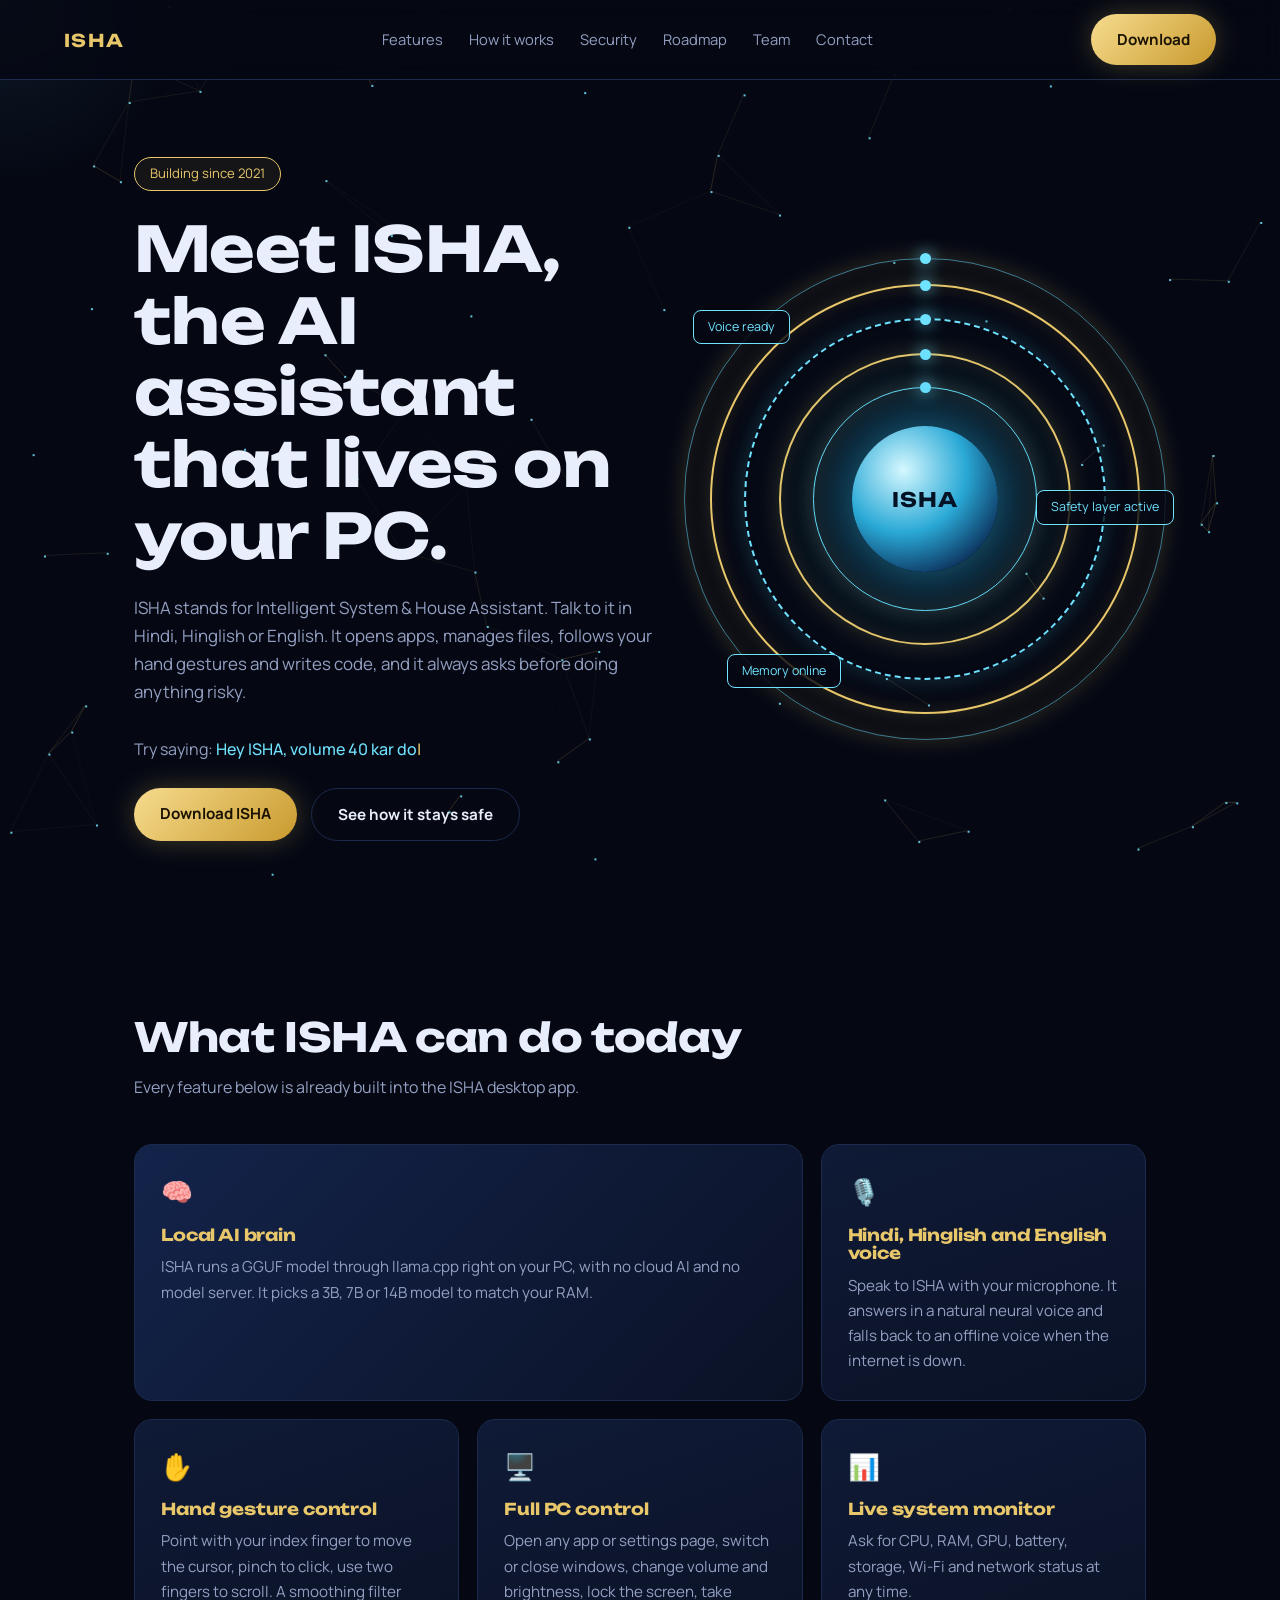
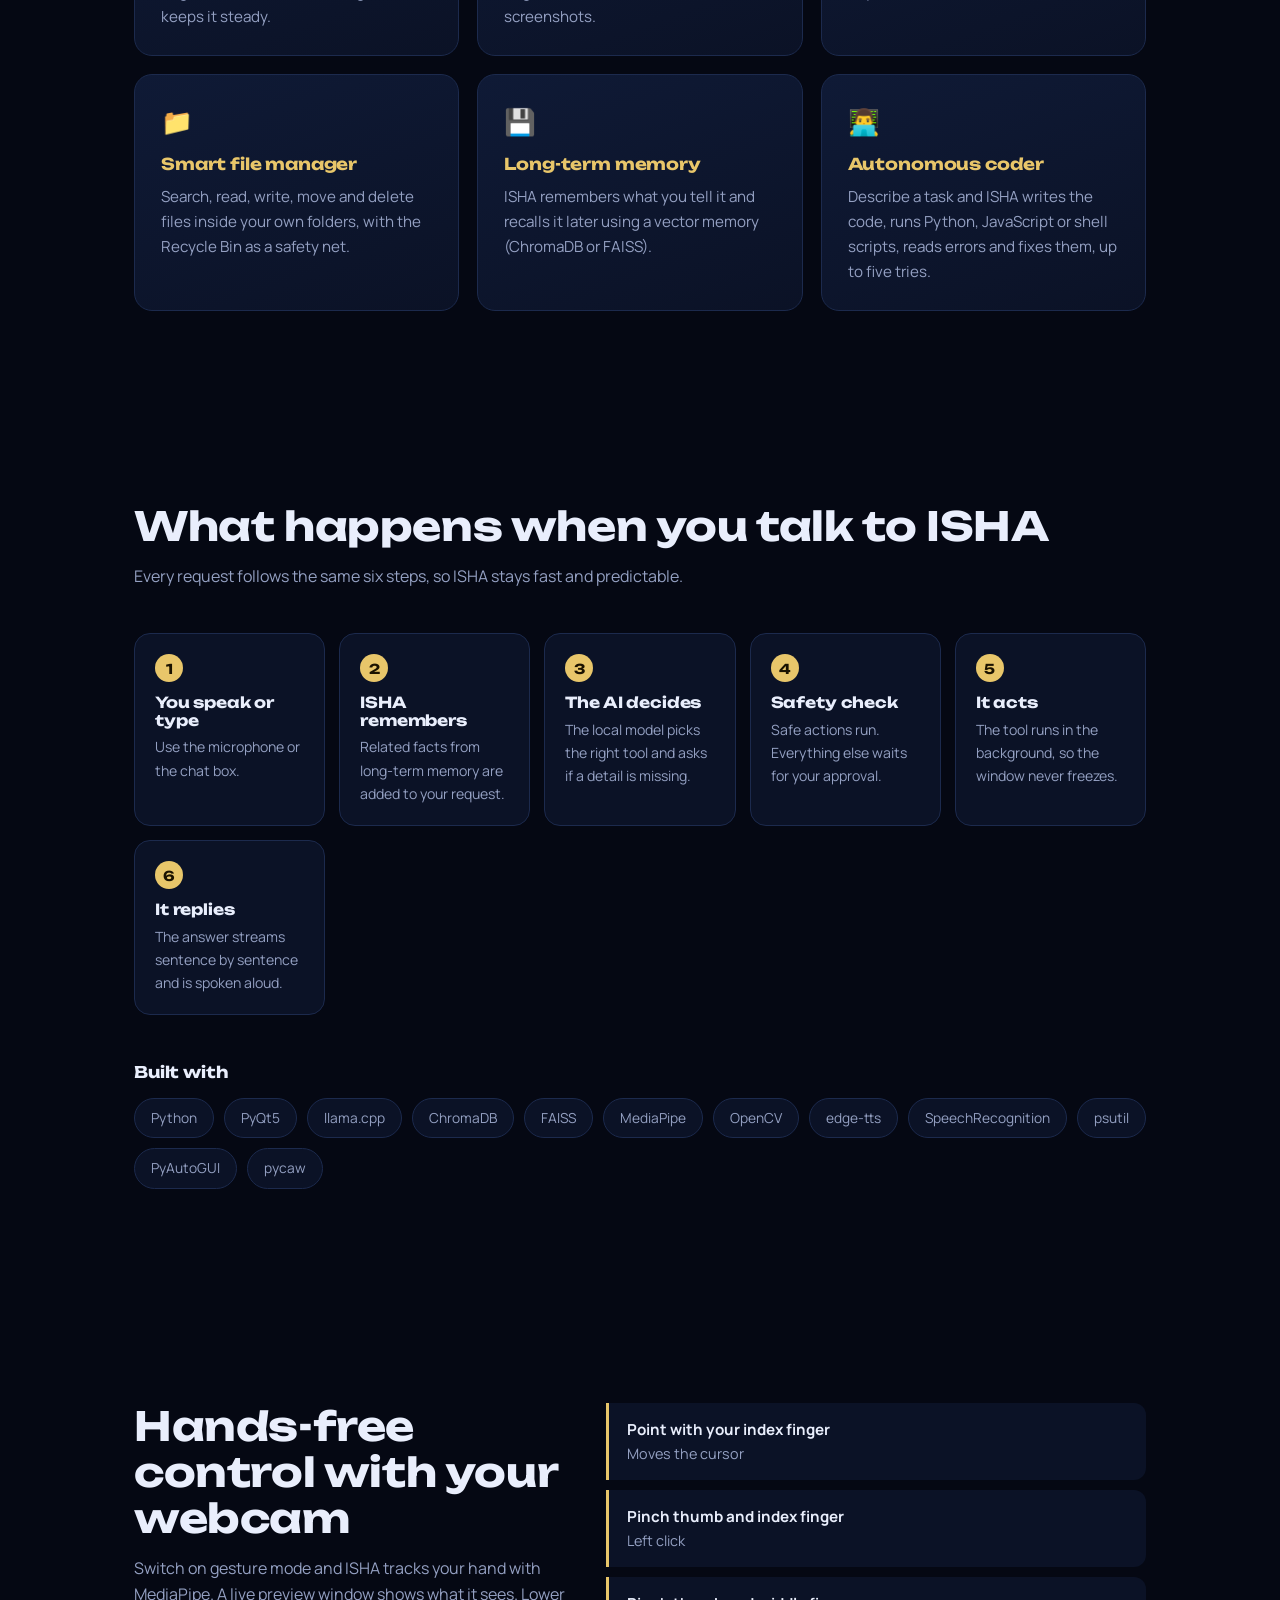
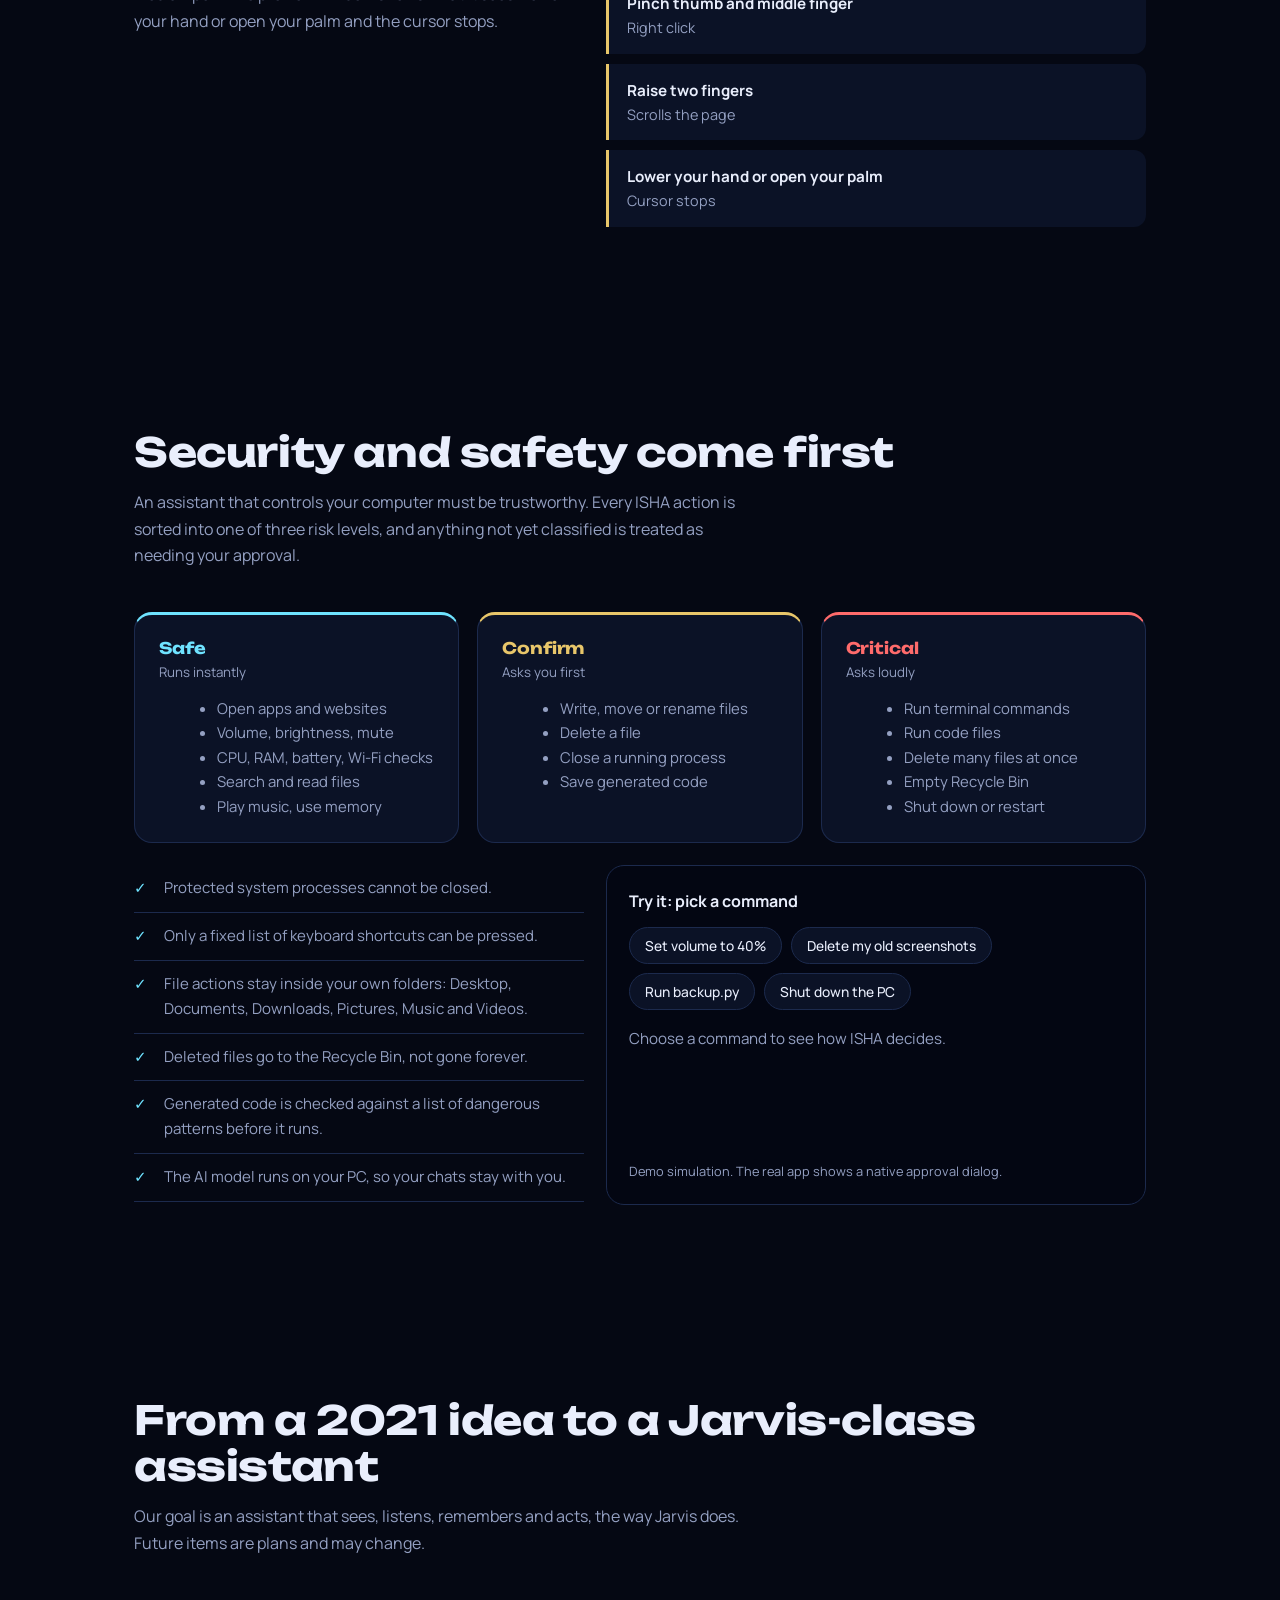
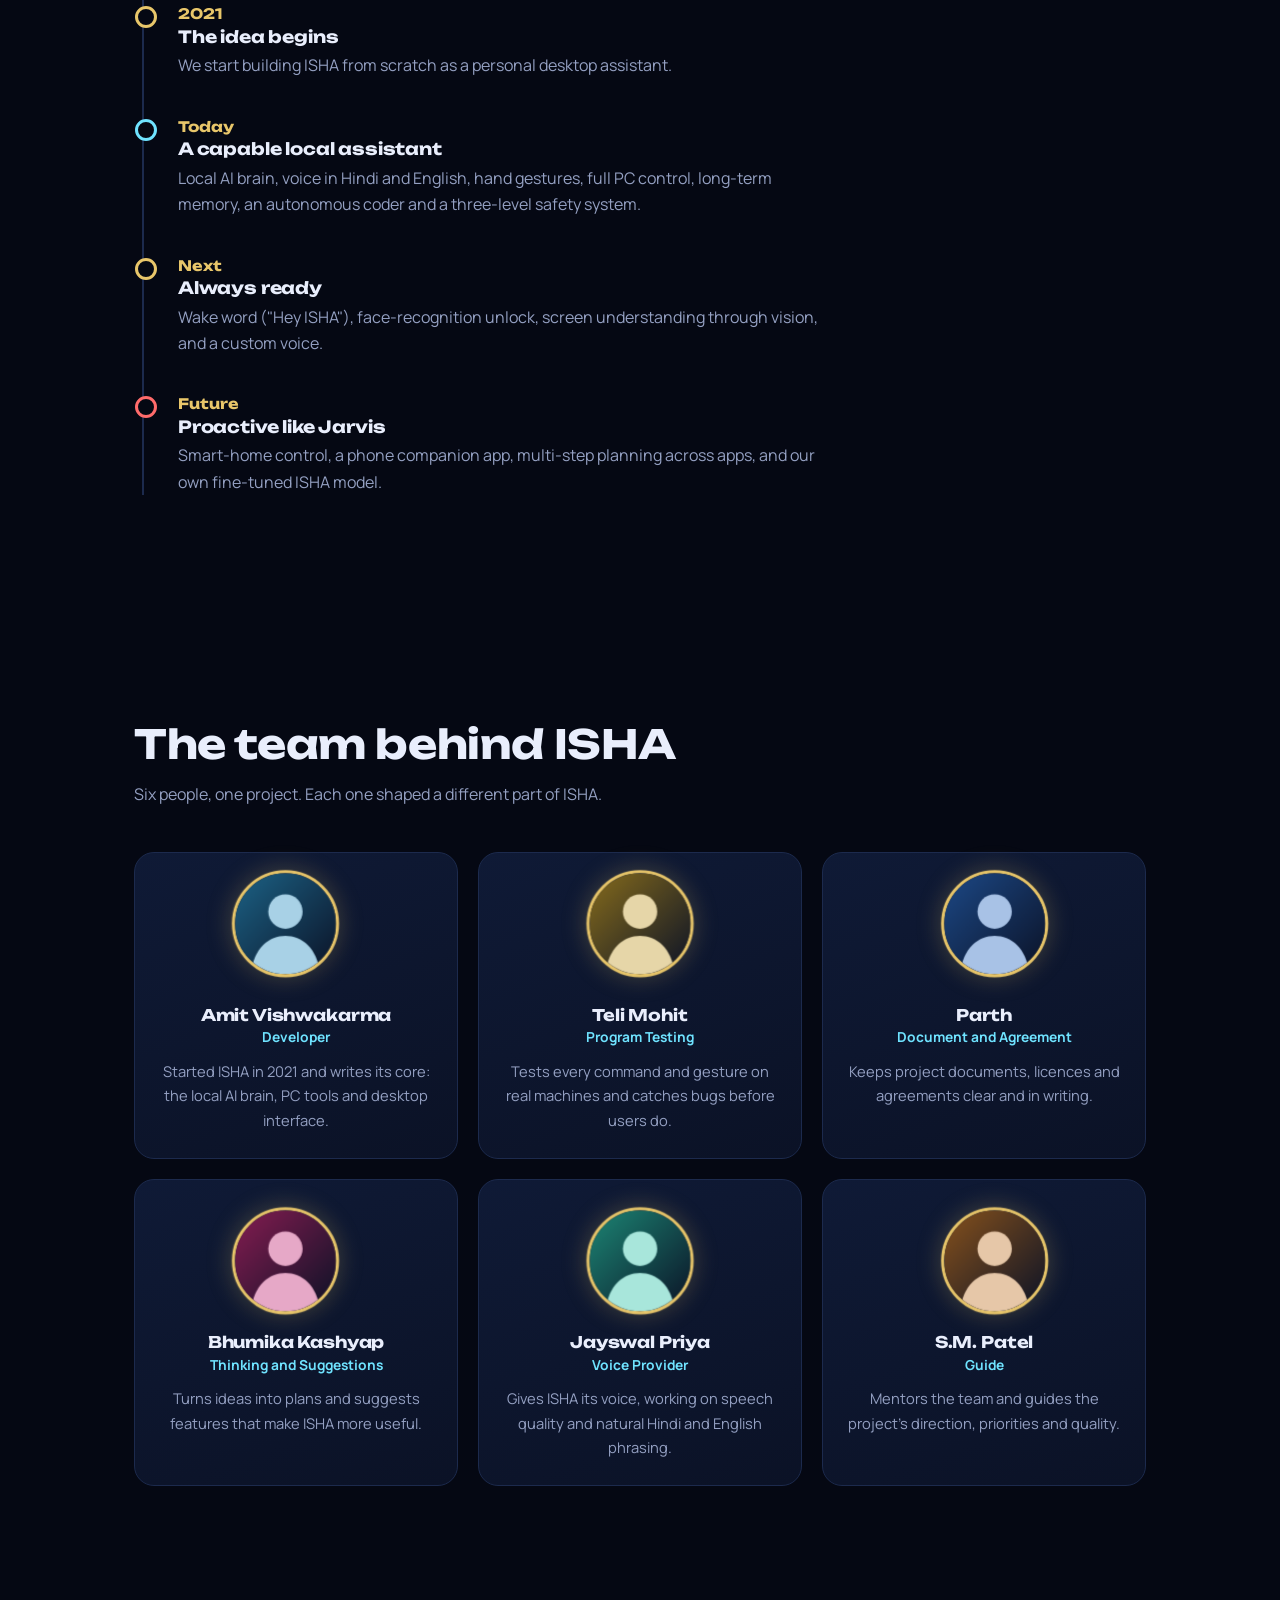
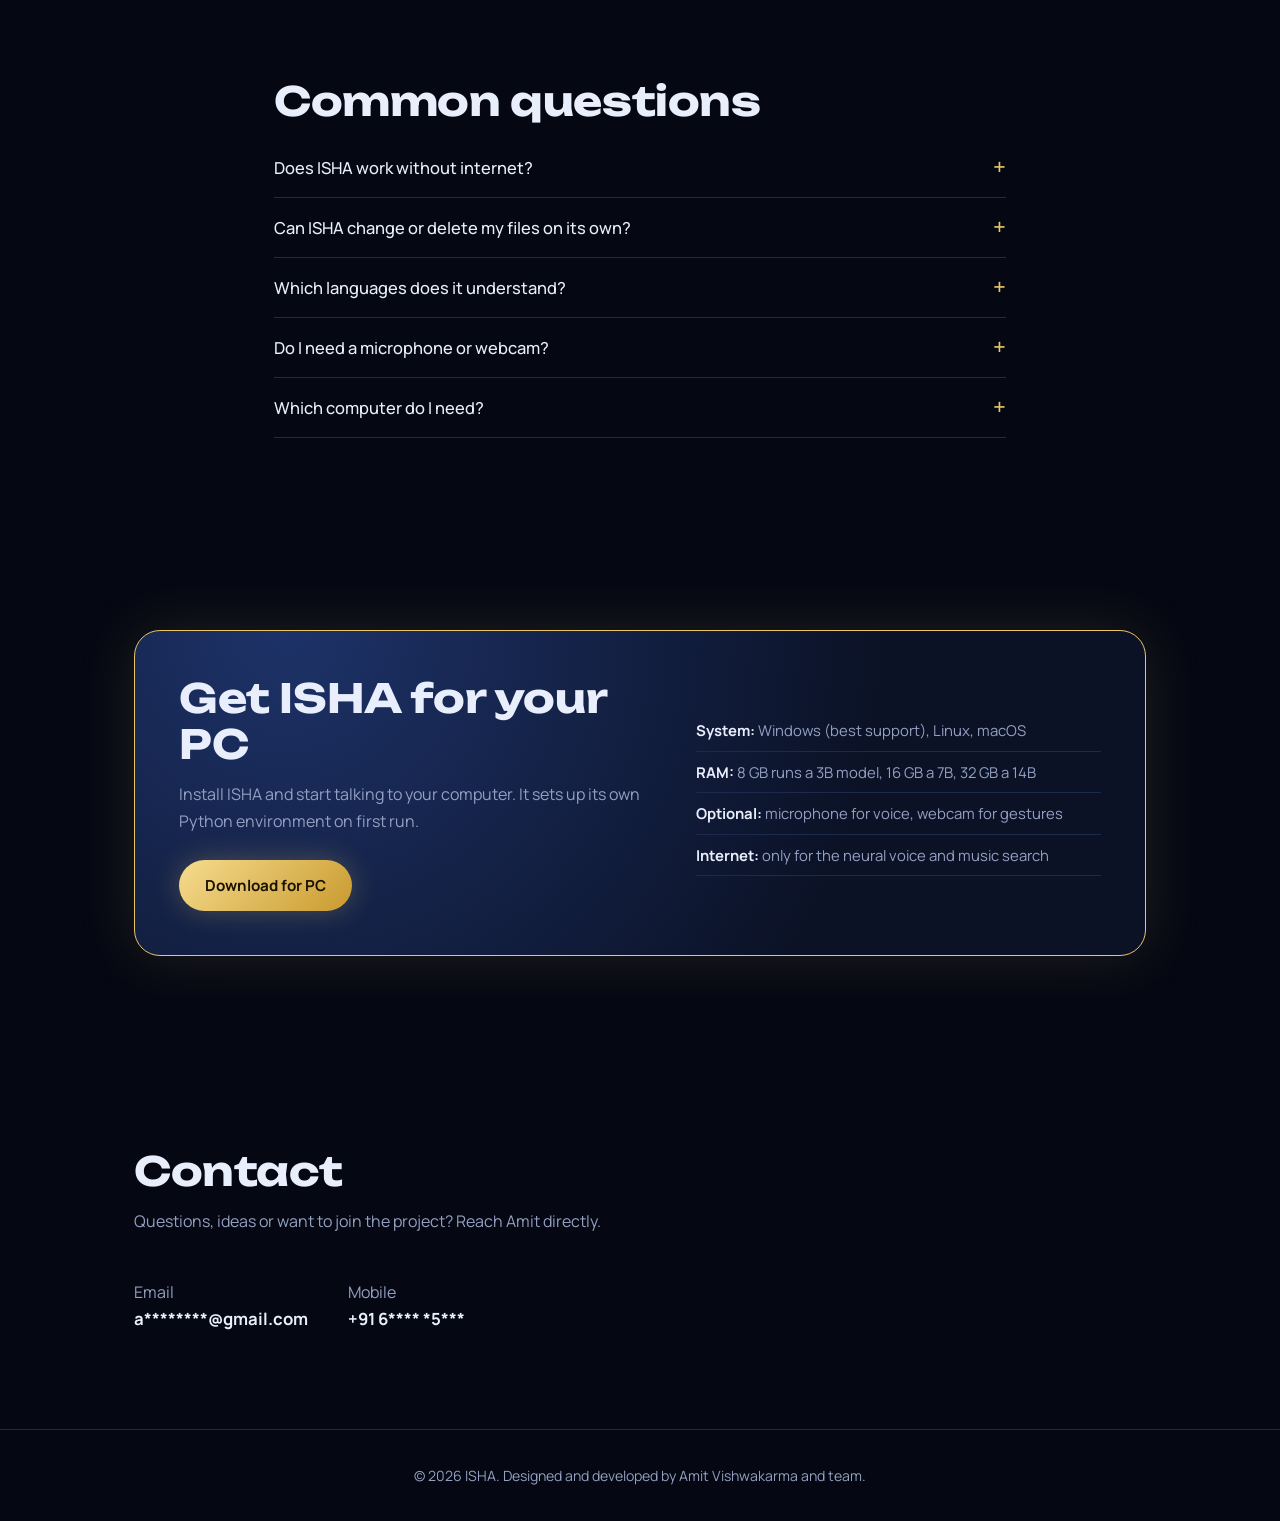
<file: ISHA/Home.html>
<!DOCTYPE html>
<html lang="en">
<head>
<meta charset="utf-8">
<meta name="viewport" content="width=device-width,initial-scale=1">
<title>ISHA – Intelligent System & House Assistant</title>
<link rel="preconnect" href="https://fonts.googleapis.com">
<link rel="stylesheet" href="https://fonts.googleapis.com/css2?family=Unbounded:wght@500;700&family=Manrope:wght@400;500;700&display=swap">
<link rel="stylesheet" href="style.css">
</head>
<body>
<canvas id="bg" aria-hidden="true"></canvas>
<div id="pr"></div><div id="glow"></div>
<nav>
  <a class="logo" href="#home">ISHA</a>
  <ul><li><a href="#features">Features</a></li><li><a href="#how">How it works</a></li><li><a href="#security">Security</a></li><li><a href="#roadmap">Roadmap</a></li><li><a href="#team">Team</a></li><li><a href="#contact">Contact</a></li></ul>
  <a class="btn" href="#download">Download</a>
</nav>

<main>
<div class="wrap">
  <section class="hero" id="home">
    <div>
      <span class="tag">Building since 2021</span>
      <h1>Meet ISHA, the AI assistant that lives on your PC.</h1>
      <p>ISHA stands for Intelligent System &amp; House Assistant. Talk to it in Hindi, Hinglish or English. It opens apps, manages files, follows your hand gestures and writes code, and it always asks before doing anything risky.</p>
      <p class="say">Try saying: <b id="ty"></b></p>
      <div class="cta"><a class="btn" href="#download">Download ISHA</a><a class="btn ghost" href="#security">See how it stays safe</a></div>
    </div>
    <div class="stage" id="stage" aria-hidden="true">
      <div class="hud" style="top:6%;left:-4%">Voice ready</div><div class="hud" style="top:48%;right:-8%;animation-delay:-2s">Safety layer active</div><div class="hud" style="bottom:6%;left:4%;animation-delay:-4s">Memory online</div>
      <div class="scene" id="scene"><div class="ring r4"></div><div class="ring r1"></div><div class="ring r2"></div><div class="ring r3"></div><div class="ring r5"></div><div class="core">ISHA</div></div>
    </div>
  </section>
</div>

<section class="sec" id="features"><div class="wrap">
  <h2>What ISHA can do today</h2>
  <p class="lead">Every feature below is already built into the ISHA desktop app.</p>
  <div class="grid" id="feat"></div>
</div></section>

<section class="sec" id="how"><div class="wrap">
  <h2>What happens when you talk to ISHA</h2>
  <p class="lead">Every request follows the same six steps, so ISHA stays fast and predictable.</p>
  <div class="flow" id="flow"></div>
  <h3 style="margin-top:48px;font-size:1rem">Built with</h3>
  <div class="stack" id="stack"></div>
</div></section>

<section class="sec" id="hands"><div class="wrap"><div class="lab">
  <div><h2>Hands-free control with your webcam</h2><p class="lead" style="margin-bottom:0">Switch on gesture mode and ISHA tracks your hand with MediaPipe. A live preview window shows what it sees. Lower your hand or open your palm and the cursor stops.</p></div>
  <div class="gest" id="gest"></div>
</div></div></section>

<section class="sec" id="security"><div class="wrap">
  <h2>Security and safety come first</h2>
  <p class="lead">An assistant that controls your computer must be trustworthy. Every ISHA action is sorted into one of three risk levels, and anything not yet classified is treated as needing your approval.</p>
  <div class="tiers">
    <div class="tier" style="--c:var(--ice)"><h3>Safe</h3><small>Runs instantly</small><ul><li>Open apps and websites</li><li>Volume, brightness, mute</li><li>CPU, RAM, battery, Wi-Fi checks</li><li>Search and read files</li><li>Play music, use memory</li></ul></div>
    <div class="tier" style="--c:var(--gold)"><h3>Confirm</h3><small>Asks you first</small><ul><li>Write, move or rename files</li><li>Delete a file</li><li>Close a running process</li><li>Save generated code</li></ul></div>
    <div class="tier" style="--c:var(--red)"><h3>Critical</h3><small>Asks loudly</small><ul><li>Run terminal commands</li><li>Run code files</li><li>Delete many files at once</li><li>Empty Recycle Bin</li><li>Shut down or restart</li></ul></div>
  </div>
  <div class="lab">
    <ul class="guards">
      <li>Protected system processes cannot be closed.</li>
      <li>Only a fixed list of keyboard shortcuts can be pressed.</li>
      <li>File actions stay inside your own folders: Desktop, Documents, Downloads, Pictures, Music and Videos.</li>
      <li>Deleted files go to the Recycle Bin, not gone forever.</li>
      <li>Generated code is checked against a list of dangerous patterns before it runs.</li>
      <li>The AI model runs on your PC, so your chats stay with you.</li>
    </ul>
    <div class="demo">
      <b>Try it: pick a command</b>
      <div class="chips" id="chips"></div>
      <div id="out"><div class="u">Choose a command to see how ISHA decides.</div></div>
      <div class="note">Demo simulation. The real app shows a native approval dialog.</div>
    </div>
  </div>
</div></section>

<section class="sec" id="roadmap"><div class="wrap">
  <h2>From a 2021 idea to a Jarvis-class assistant</h2>
  <p class="lead">Our goal is an assistant that sees, listens, remembers and acts, the way Jarvis does. Future items are plans and may change.</p>
  <div class="tl">
    <div><b>2021</b><h3>The idea begins</h3><p>We start building ISHA from scratch as a personal desktop assistant.</p></div>
    <div style="--c:var(--ice)"><b>Today</b><h3>A capable local assistant</h3><p>Local AI brain, voice in Hindi and English, hand gestures, full PC control, long-term memory, an autonomous coder and a three-level safety system.</p></div>
    <div style="--c:var(--gold)"><b>Next</b><h3>Always ready</h3><p>Wake word ("Hey ISHA"), face-recognition unlock, screen understanding through vision, and a custom voice.</p></div>
    <div style="--c:var(--red)"><b>Future</b><h3>Proactive like Jarvis</h3><p>Smart-home control, a phone companion app, multi-step planning across apps, and our own fine-tuned ISHA model.</p></div>
  </div>
</div></section>

<section class="sec" id="team"><div class="wrap">
  <h2>The team behind ISHA</h2>
  <p class="lead">Six people, one project. Each one shaped a different part of ISHA.</p>
  <div class="team" id="team-grid"></div>
</div></section>

<section class="sec" id="faq"><div class="wrap faq">
  <h2>Common questions</h2>
  <details><summary>Does ISHA work without internet?</summary><p>The AI brain runs on your PC, so yes. The neural voice and YouTube music search need internet. Without it, ISHA switches to an offline voice.</p></details>
  <details><summary>Can ISHA change or delete my files on its own?</summary><p>No. Writing, moving and deleting files always needs your approval, and deleted files go to the Recycle Bin.</p></details>
  <details><summary>Which languages does it understand?</summary><p>Hindi, Hinglish and English. You can switch between them in the same conversation.</p></details>
  <details><summary>Do I need a microphone or webcam?</summary><p>No. You can type in the chat box. The microphone (voice) and webcam (gestures) are optional extras.</p></details>
  <details><summary>Which computer do I need?</summary><p>Windows has the fullest support, and Linux and macOS also work. Pick a model size by RAM: 8 GB for 3B, 16 GB for 7B, 32 GB for 14B.</p></details>
</div></section>

<section class="sec" id="download"><div class="wrap">
  <div class="dl">
    <div>
      <h2>Get ISHA for your PC</h2>
      <p class="lead" style="margin-bottom:26px">Install ISHA and start talking to your computer. It sets up its own Python environment on first run.</p>
      <a class="btn" id="dlbtn" href="https://imgs.search.brave.com/0u0niEWELNx9ziV2PjP1qZcEfvmP8g1wB2bp3eHuFnc/rs:fit:860:0:0:0/g:ce/aHR0cHM6Ly9tZWRp/YS5nZXR0eWltYWdl/cy5jb20vaWQvMTMx/MzA0MjU5Ny92ZWN0/b3IvNDA0LWVycm9y/LW1vYmlsZS1waG9u/ZS1wcm9ncmFtLWVy/cm9yLXdlYi1wYWdl/LWNhbm5vdC1iZS1v/cGVuZWQuanBnP3M9/NjEyeDYxMiZ3PTAm/az0yMCZjPVVMWk9l/TXlYRzkwU05hVmtF/bWs0dUVPdXYxYWxv/TVZMWjcydk1YWGo0/TXc9" target="_blank" rel="noopener noreferrer">Download for PC</a>
    </div>
    <ul>
      <li><b>System:</b> Windows (best support), Linux, macOS</li>
      <li><b>RAM:</b> 8 GB runs a 3B model, 16 GB a 7B, 32 GB a 14B</li>
      <li><b>Optional:</b> microphone for voice, webcam for gestures</li>
      <li><b>Internet:</b> only for the neural voice and music search</li>
    </ul>
  </div>
</div></section>

<section class="sec" id="contact"><div class="wrap">
  <h2>Contact</h2>
  <p class="lead">Questions, ideas or want to join the project? Reach Amit directly.</p>
  <div class="contact"><div>Email<b>a********@gmail.com</b></div><div>Mobile<b>+91 6**** *5***</b></div></div>
</div></section>
</main>
<footer>© 2026 ISHA. Designed and developed by Amit Vishwakarma and team.</footer>

<script src="script.js"></script>
</body>
</html>
</file>
<file: ISHA/style.css>
:root{--bg:#050813;--panel:#0b1226;--line:#1c2a4d;--gold:#e8c66a;--ice:#6fe3ff;--red:#ff6b6b;--text:#e9eefc;--mute:#94a0c2;--d:'Unbounded',system-ui,sans-serif;--b:'Manrope',system-ui,sans-serif;color-scheme:dark}
*{box-sizing:border-box;margin:0}
html{scroll-behavior:smooth}
body{background:var(--bg);color:var(--text);font:400 1rem/1.65 var(--b);overflow-x:hidden}
#bg{position:fixed;inset:0;z-index:0;pointer-events:none}
main,header,footer{position:relative;z-index:1}
a{color:inherit;text-decoration:none}
:focus-visible{outline:2px solid var(--gold);outline-offset:3px}
nav{position:sticky;top:0;z-index:5;display:flex;align-items:center;justify-content:space-between;padding:14px 5vw;background:#050813cc;backdrop-filter:blur(12px);border-bottom:1px solid var(--line)}
.logo{font:700 1.1rem var(--d);letter-spacing:.08em;color:var(--gold)}
nav ul{display:flex;gap:26px;list-style:none;font-size:.92rem;color:var(--mute)}
nav ul a:hover{color:var(--text)}
.btn{display:inline-block;padding:13px 26px;border-radius:999px;font-weight:700;background:linear-gradient(135deg,#f6dc8e,#c99a2e);color:#1a1200;border:0;cursor:pointer;font-family:var(--b);font-size:.95rem;box-shadow:0 0 28px #e8c66a44;transition:transform .2s,box-shadow .2s}
.btn:hover{transform:translateY(-2px);box-shadow:0 0 42px #e8c66a88}
.btn.ghost{background:none;color:var(--text);border:1px solid var(--line);box-shadow:none}
.wrap{max-width:1140px;margin:auto;padding:0 5vw}
.sec{padding:96px 0}
h1,h2,h3{font-family:var(--d);line-height:1.15;letter-spacing:-.01em}
h2{font-size:clamp(1.6rem,3.4vw,2.5rem);margin-bottom:14px}
.lead{color:var(--mute);max-width:62ch;margin-bottom:44px}
.hero{min-height:calc(100vh - 62px);display:grid;grid-template-columns:1.1fr .9fr;align-items:center;gap:30px;padding:40px 0}
.hero h1{font-size:clamp(2.1rem,5vw,3.9rem);margin-bottom:22px}
.hero p{color:var(--mute);max-width:52ch;margin-bottom:30px;font-size:1.06rem}
.tag{display:inline-block;border:1px solid var(--gold);color:var(--gold);border-radius:999px;padding:5px 15px;font-size:.82rem;margin-bottom:22px;background:#e8c66a12}
.cta{display:flex;gap:14px;flex-wrap:wrap}
.hero>*>*{animation:in .9s cubic-bezier(.2,.7,.2,1) both}
.hero>div>*:nth-child(2){animation-delay:.12s}.hero>div>*:nth-child(3){animation-delay:.24s}.hero>div>*:nth-child(4){animation-delay:.36s}
@keyframes in{from{opacity:0;transform:translateY(26px)}}
.stage{perspective:900px;width:min(430px,82vw);aspect-ratio:1;margin:auto}
.scene{position:relative;width:100%;height:100%;transform-style:preserve-3d;transform:rotateX(var(--rx,0deg)) rotateY(var(--ry,0deg));transition:transform .18s ease-out}
.ring{position:absolute;border-radius:50%;border:2px solid var(--gold);transform-style:preserve-3d;animation:spin 16s linear infinite;box-shadow:0 0 24px #e8c66a33,inset 0 0 24px #e8c66a22}
.ring::after{content:"";position:absolute;top:-6px;left:50%;width:11px;height:11px;margin-left:-5px;border-radius:50%;background:var(--ice);box-shadow:0 0 16px var(--ice)}
.r1{inset:0;--a:72deg;--b:0deg}
.r2{inset:8%;--a:0deg;--b:72deg;border-color:var(--ice);border-style:dashed;animation-duration:22s;animation-direction:reverse;box-shadow:0 0 24px #6fe3ff33}
.r3{inset:16%;--a:48deg;--b:48deg;animation-duration:12s}
.r4{inset:-6%;--a:60deg;--b:-30deg;border-width:1px;border-color:#6fe3ff88;animation-duration:30s}
@keyframes spin{from{transform:rotateX(var(--a)) rotateY(var(--b)) rotateZ(0)}to{transform:rotateX(var(--a)) rotateY(var(--b)) rotateZ(360deg)}}
.core{position:absolute;inset:33%;border-radius:50%;background:radial-gradient(circle at 35% 30%,#d5f8ff,#2aa9d6 45%,#0a2a55 82%);box-shadow:0 0 70px #2aa9d6aa,0 0 140px #2aa9d655;display:grid;place-items:center;font:700 1.25rem var(--d);color:#031224;letter-spacing:.06em;transform:translateZ(30px);animation:pulse 3.2s ease-in-out infinite}
@keyframes pulse{50%{transform:translateZ(30px) scale(1.08);box-shadow:0 0 90px #2aa9d6,0 0 170px #2aa9d677}}
.grid{display:grid;grid-template-columns:repeat(3,1fr);gap:18px}
.card{background:linear-gradient(160deg,#0f1a36,var(--panel));border:1px solid var(--line);border-radius:18px;padding:26px;transition:border-color .25s}
.card:hover{border-color:var(--gold)}
.card h3{font-size:1.02rem;margin-bottom:10px;color:var(--gold)}
.card p{color:var(--mute);font-size:.95rem}
.card.wide{grid-column:span 2;background:linear-gradient(135deg,#13234a,var(--panel))}
.ic{font-size:1.6rem;margin-bottom:12px;display:block}
.tiers{display:grid;grid-template-columns:repeat(3,1fr);gap:18px;margin-bottom:22px}
.tier{border-radius:18px;padding:24px;background:var(--panel);border:1px solid var(--line);border-top:3px solid var(--c)}
.tier h3{color:var(--c);font-size:1rem;margin-bottom:4px}
.tier small{color:var(--mute);display:block;margin-bottom:12px}
.tier li{margin-left:18px;color:var(--mute);font-size:.93rem}
.lab{display:grid;grid-template-columns:1fr 1.2fr;gap:22px;margin-top:22px}
.guards{list-style:none;padding:0}
.guards li{padding:11px 0 11px 30px;border-bottom:1px solid var(--line);position:relative;color:var(--mute);font-size:.94rem}
.guards li::before{content:"✓";position:absolute;left:0;color:var(--ice);font-weight:700}
.demo{background:#030612;border:1px solid var(--line);border-radius:18px;padding:22px;min-height:340px;display:flex;flex-direction:column}
.chips{display:flex;flex-wrap:wrap;gap:9px;margin:12px 0 16px}
.chip{background:var(--panel);color:var(--text);border:1px solid var(--line);border-radius:999px;padding:8px 15px;font:500 .86rem var(--b);cursor:pointer}
.chip:hover,.chip[aria-pressed=true]{border-color:var(--ice);color:var(--ice)}
#out{flex:1;font-size:.95rem}
#out .u{color:var(--mute);margin-bottom:10px}
.badge{display:inline-block;border:1px solid var(--c);color:var(--c);border-radius:6px;padding:2px 10px;font-size:.8rem;margin-bottom:10px}
.ask{display:flex;gap:10px;margin-top:14px}
.ask button{padding:9px 20px;border-radius:10px;border:1px solid var(--line);background:var(--panel);color:var(--text);cursor:pointer;font:700 .88rem var(--b)}
.ask .ok{background:var(--gold);color:#1a1200;border-color:var(--gold)}
.note{font-size:.8rem;color:var(--mute);margin-top:auto;padding-top:14px}
.tl{position:relative;padding-left:34px;border-left:2px solid var(--line);margin-left:8px}
.tl>div{position:relative;margin-bottom:34px}
.tl>div::before{content:"";position:absolute;left:-43px;top:6px;width:16px;height:16px;border-radius:50%;background:var(--bg);border:3px solid var(--c,var(--gold))}
.tl h3{font-size:1.05rem;margin-bottom:6px}
.tl p{color:var(--mute);max-width:64ch}
.tl b{color:var(--gold);font-family:var(--d);font-size:.9rem}
.team{display:grid;grid-template-columns:repeat(3,1fr);gap:20px;perspective:1000px}
.m{text-align:center;padding:26px 22px;background:linear-gradient(160deg,#0f1a36,var(--panel));border:1px solid var(--line);border-radius:20px;transition:transform .15s ease-out,border-color .25s;transform-style:preserve-3d}
.m:hover{border-color:var(--gold)}
.m img{width:104px;height:104px;border-radius:50%;object-fit:cover;border:3px solid var(--gold);box-shadow:0 0 26px #e8c66a44;margin-bottom:16px;transform:translateZ(30px)}
.m h3{font-size:1rem;margin-bottom:2px}
.m em{display:block;color:var(--ice);font-style:normal;font-size:.86rem;font-weight:700;margin-bottom:10px}
.m p{color:var(--mute);font-size:.92rem}
.dl{display:grid;grid-template-columns:1.2fr 1fr;gap:30px;align-items:center;padding:44px;border-radius:26px;background:radial-gradient(circle at 15% 0,#1d3268,var(--panel) 65%);border:1px solid var(--gold);box-shadow:0 0 60px #e8c66a22}
.dl ul{list-style:none;padding:0;color:var(--mute);font-size:.93rem}
.dl li{padding:8px 0;border-bottom:1px solid var(--line)}
.dl li b{color:var(--text)}
.contact{display:flex;gap:40px;flex-wrap:wrap;color:var(--mute)}
.contact b{display:block;color:var(--text);font-size:1.05rem}
footer{padding:34px 5vw;border-top:1px solid var(--line);color:var(--mute);font-size:.88rem;text-align:center}
#pr{position:fixed;top:0;left:0;height:3px;width:0;background:linear-gradient(90deg,var(--gold),var(--ice));z-index:9}
#glow{position:fixed;left:0;top:0;width:420px;height:420px;margin:-210px 0 0 -210px;border-radius:50%;background:radial-gradient(circle,#6fe3ff16,transparent 65%);pointer-events:none;z-index:0}
.stage{position:relative}
.r5{inset:24%;--a:20deg;--b:80deg;border-width:1px;border-color:var(--ice);animation-duration:9s}
.hud{position:absolute;padding:6px 14px;border:1px solid var(--ice);border-radius:8px;font-size:.78rem;color:var(--ice);background:#050813cc;animation:fl 6s ease-in-out infinite;z-index:2}
@keyframes fl{50%{transform:translateY(-10px)}}
.hero p.say{margin-bottom:26px;font-size:1rem}
.say b{color:var(--ice);font-weight:500}
#ty::after{content:"|";color:var(--gold);animation:bl 1s steps(1) infinite}
@keyframes bl{50%{opacity:0}}
.card,.tier,.st{position:relative;overflow:hidden}
.card::after,.tier::after,.st::after{content:"";position:absolute;inset:0;pointer-events:none;background:radial-gradient(240px circle at var(--mx,-999px) var(--my,-999px),#e8c66a22,transparent 70%)}
.flow{display:grid;grid-template-columns:repeat(auto-fit,minmax(170px,1fr));gap:14px}
.st{padding:20px;border-radius:16px;background:var(--panel);border:1px solid var(--line)}
.st i{font:700 .85rem var(--d);font-style:normal;color:#1a1200;background:var(--gold);width:28px;height:28px;border-radius:50%;display:grid;place-items:center;margin-bottom:12px}
.st h3{font-size:.95rem;margin-bottom:6px}.st p{color:var(--mute);font-size:.88rem}
.stack{display:flex;flex-wrap:wrap;gap:10px;margin-top:16px}
.stack span{padding:8px 16px;border:1px solid var(--line);border-radius:999px;background:var(--panel);color:var(--mute);font-size:.86rem;transition:.2s}
.stack span:hover{color:var(--ice);border-color:var(--ice)}
.gest div{display:flex;flex-direction:column;padding:14px 18px;margin-bottom:10px;border-left:3px solid var(--gold);background:var(--panel);border-radius:0 12px 12px 0}
.gest b{font-size:.95rem}.gest span{color:var(--mute);font-size:.9rem}
.faq{max-width:860px}
details{border-bottom:1px solid var(--line);padding:18px 0}
summary{cursor:pointer;font:500 1.03rem var(--b);list-style:none;display:flex;justify-content:space-between;gap:20px}
summary::-webkit-details-marker{display:none}
summary::after{content:"+";color:var(--gold);font-size:1.4rem;line-height:1}
details[open] summary::after{content:"–"}
details p{color:var(--mute);margin-top:10px;max-width:70ch}
@media(max-width:860px){nav ul{display:none}.hero,.lab,.dl{grid-template-columns:1fr}.grid,.tiers,.team{grid-template-columns:1fr 1fr}.card.wide{grid-column:span 2}.dl{padding:28px}}
@media(max-width:560px){.grid,.tiers,.team{grid-template-columns:1fr}.card.wide{grid-column:auto}.sec{padding:64px 0}}
@media(prefers-reduced-motion:reduce){*{animation:none!important;transition:none!important}}
</file>
